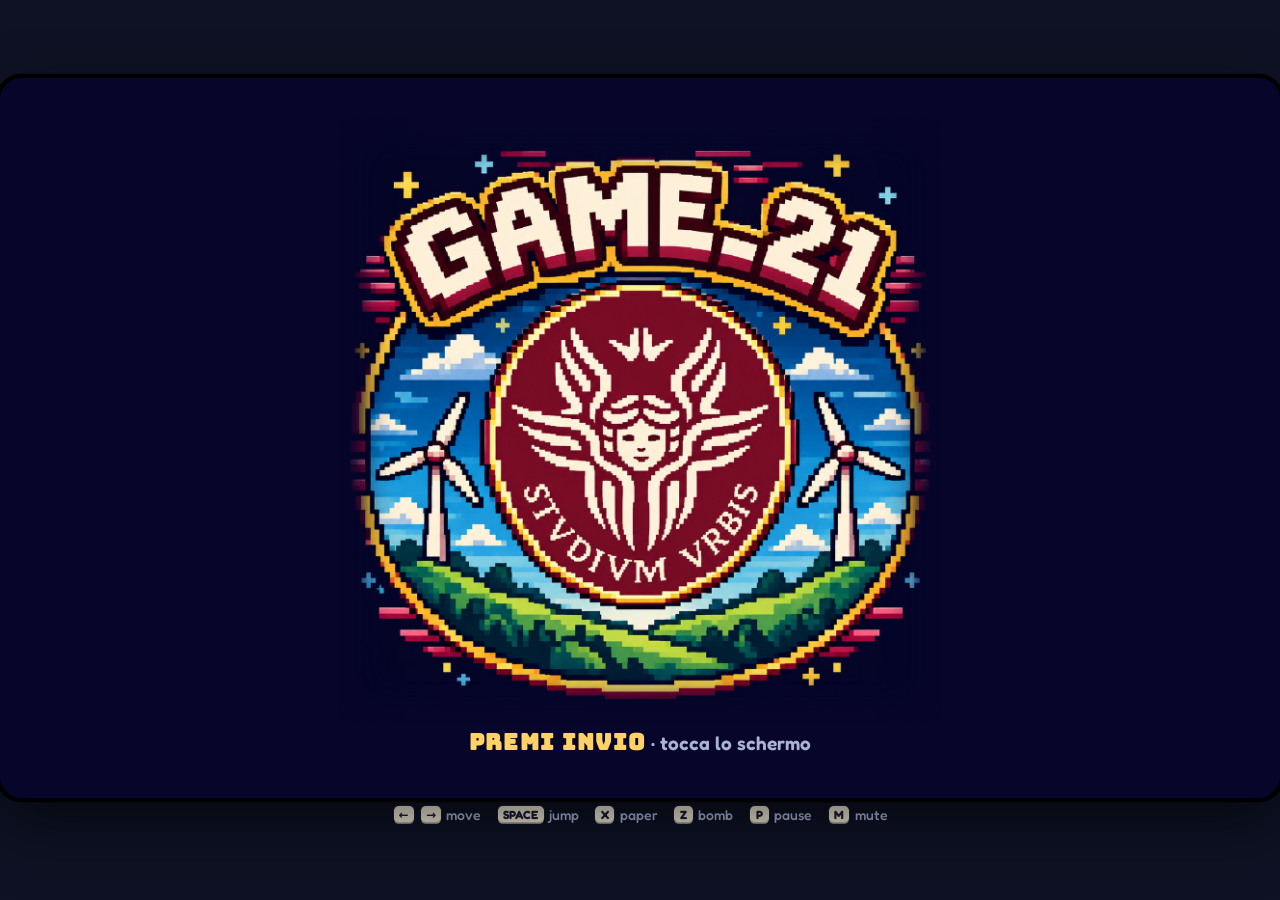
<file: index.html>
<!doctype html>
<html lang="en">
<head>
  <meta charset="utf-8">
  <meta name="viewport" content="width=device-width, initial-scale=1, maximum-scale=1, user-scalable=no, viewport-fit=cover">
  <title>GAME_21</title>
  <link rel="icon" href="logo.png" type="image/png">
  <link rel="preconnect" href="https://fonts.googleapis.com">
  <link rel="preconnect" href="https://fonts.gstatic.com" crossorigin>
  <link href="https://fonts.googleapis.com/css2?family=Bungee&family=Fredoka:wght@500;600;700&display=swap" rel="stylesheet">
  <link rel="stylesheet" href="style.css">
</head>
<body>
  <div id="app">
    <div id="stage">
      <canvas id="game"></canvas>

      <!-- ============ HUD ============ -->
      <div id="hud" class="hidden">
        <div class="hud-left">
          <div class="score-block">
            <div class="score"><span id="score">0</span><small>PTS</small></div>
            <div class="dist"><span id="dist">0</span> m</div>
            <div id="hearts" class="hearts"></div>
          </div>
          <div class="chips">
            <div class="chip" title="Money"><canvas id="icoCoin" width="48" height="48"></canvas><b id="money">0</b></div>
            <div class="chip" id="chipAmmo" title="Paper demonstrations (X)"><canvas id="icoPaper" width="48" height="48"></canvas><b id="ammo">0</b><kbd>X</kbd></div>
            <div class="chip" id="chipBomb" title='Bomb "Va tutto male" (Z)'><canvas id="icoBomb" width="48" height="48"></canvas><b id="bombs">0</b><kbd>Z</kbd></div>
          </div>
        </div>

        <div id="power" class="power hidden">
          <canvas id="powerIcon" width="64" height="64"></canvas>
          <div class="power-txt"><span id="powerLabel">VESPA</span><div class="bar"><i id="powerBar"></i></div></div>
        </div>

        <div class="hud-right">
          <button id="muteBtn" class="round" title="Mute (M)" aria-label="Mute">♪</button>
          <button id="pauseBtn" class="round" title="Pause (P)" aria-label="Pause">❚❚</button>
        </div>
      </div>

      <div id="banner" class="banner"></div>

      <!-- ============ Touch controls ============ -->
      <div id="touch" class="touch">
        <div class="pad pad-l">
          <button data-key="left" aria-label="Left">◀</button>
          <button data-key="right" aria-label="Right">▶</button>
          <button data-key="throw" class="small act" aria-label="Throw paper"><svg viewBox="0 0 32 32" aria-hidden="true"><path d="M8 3h12l6 6v20H8zM20 3v7h6M13 15h8M13 20h8M13 25h5"/></svg></button>
          <button data-key="bomb" class="small" aria-label="Bomb"><svg viewBox="0 0 32 32" aria-hidden="true"><path d="m20 10 3-3 3 3-3 3M24 7c0-4 4-5 5-3M27 2l2 2M28 7h3"/><circle cx="14" cy="20" r="10"/><path d="M8 19a6 6 0 0 1 5-5"/></svg></button>
        </div>
      </div>

      <!-- ============ Title screen (logo) ============ -->
      <div id="title" class="screen title-screen">
        <div class="logo-wrap">
          <img id="logo" class="logo" src="logo.png" alt="GAME_21" draggable="false">
          <div class="logo-fallback title"><span>GAME</span>_21</div>
        </div>
        <div class="press"><b>PREMI INVIO</b><span class="kb"> · </span><span>tocca lo schermo</span></div>
      </div>

      <!-- ============ Character select ============ -->
      <div id="menu" class="screen hidden">
        <div class="panel menu-panel">
          <div class="picker">
            <div class="title"><span>GAME</span>_21</div>
            <div class="pick-label">SCEGLI IL PERSONAGGIO</div>
            <div class="pick-row">
              <button id="prevChar" class="arrow" aria-label="Personaggio precedente">◀</button>
              <div class="portrait" id="portrait">
                <canvas id="portraitCv" width="360" height="360"></canvas>
                <div class="lock hidden" id="lockOverlay"><span class="lock-ico">🔒</span><b>NON SEI ANCORA DEGNO</b></div>
              </div>
              <button id="nextChar" class="arrow" aria-label="Personaggio successivo">▶</button>
            </div>
            <div class="char-name" id="charName">TULLIO</div>
            <div class="char-aka" id="charAka">aka Carlo · aka Maria · aka Capitano</div>
            <div class="dots" id="charDots"></div>
            <button id="playBtn" class="btn primary">▶ PLAY</button>
            <div class="best">Best <b id="bestMenu">0</b></div>
          </div>
          <div class="info">
            <div class="card">
              <h3>Controls</h3>
              <ul class="keys">
                <li><kbd>←</kbd><kbd>→</kbd> / <kbd>A</kbd><kbd>D</kbd><span>move · in the menu: change character</span></li>
                <li><kbd>SPACE</kbd><span>jump (twice!)</span></li>
                <li><kbd>X</kbd><span>throw a paper</span></li>
                <li><kbd>Z</kbd><span>bomb</span></li>
                <li><kbd>↓</kbd><span>drop through platform</span></li>
                <li><kbd>P</kbd> <kbd>M</kbd><span>pause · mute</span></li>
              </ul>
            </div>
            <div class="card">
              <h3>Survive</h3>
              <ul class="tips" id="tipsList"></ul>
            </div>
          </div>
          <div class="mobile-guide">
            <h3>Comandi touch</h3>
            <p><b>Muoviti</b><span>Usa le frecce a sinistra.</span></p>
            <p><b>Salta</b><span>Tocca un punto qualsiasi dello schermo. Tocca di nuovo in aria per il doppio salto.</span></p>
            <p><b>Difenditi</b><span>Lancia i fogli e usa la bomba con i tasti a sinistra.</span></p>
            <div class="mobile-tip" id="mobileTip">Raccogli monete e potenziamenti. Occhio a Francone e Figaro!</div>
          </div>
        </div>
      </div>

      <!-- ============ Pause ============ -->
      <div id="pause" class="screen hidden">
        <div class="panel small-panel">
          <div class="big">PAUSED</div>
          <button id="resumeBtn" class="btn primary">▶ RESUME</button>
          <button id="restartBtn1" class="btn">↻ RESTART</button>
          <button id="menuBtn1" class="btn">⌂ MENU</button>
          <div class="hint"><kbd>P</kbd> resume · <kbd>R</kbd> restart</div>
        </div>
      </div>

      <!-- ============ Game over ============ -->
      <div id="over" class="screen hidden">
        <div class="panel small-panel">
          <div class="big red">GAME OVER</div>
          <div class="quip" id="quip">Va tutto male.</div>
          <div id="newBest" class="newbest hidden">★ NEW BEST ★</div>
          <div id="unlockNote" class="newbest unlock hidden">🔓 SENSEI SBLOCCATO!</div>
          <div class="stats">
            <div><small>SCORE</small><b id="finalScore">0</b></div>
            <div><small>MONEY</small><b id="finalMoney">€0</b></div>
            <div><small>DISTANCE</small><b id="finalDist">0 m</b></div>
            <div><small>BEST</small><b id="finalBest">0</b></div>
          </div>
          <button id="restartBtn2" class="btn primary">↻ PLAY AGAIN</button>
          <button id="menuBtn2" class="btn">⌂ MENU</button>
          <div class="hint"><kbd>ENTER</kbd> restart</div>
        </div>
      </div>
    </div>

    <div id="rotate" class="rotate" role="status">
      <div class="rotate-mark">GAME<span>_21</span></div>
      <svg class="rotate-phone" viewBox="0 0 120 120" fill="none" aria-hidden="true"><rect x="38" y="22" width="44" height="76" rx="9"/><path d="M53 30h14M56 89h8M18 60a42 42 0 0 1 69-32m0-13v13H74M102 60a42 42 0 0 1-69 32m0 13V92h13"/></svg>
      <strong>Ruota e corri.</strong>
      <p>Gira lo smartphone in orizzontale<br>per giocare a tutto schermo.</p>
      <span class="rotate-note">Più spazio al gioco. Comandi a portata di pollice.</span>
    </div>
    <div id="controls" class="controls">
      <span><kbd>←</kbd><kbd>→</kbd> move</span>
      <span><kbd>SPACE</kbd> jump</span>
      <span><kbd>X</kbd> paper</span>
      <span><kbd>Z</kbd> bomb</span>
      <span><kbd>P</kbd> pause</span>
      <span><kbd>M</kbd> mute</span>
    </div>
  </div>

  <script src="js/config.js"></script>
  <script src="js/util.js"></script>
  <script src="js/input.js"></script>
  <script src="js/audio.js"></script>
  <script src="js/spawner.js"></script>
  <script src="js/world.js"></script>
  <script src="js/bot.js"></script>
  <script src="js/art.js"></script>
  <script src="js/art_sensei.js"></script>
  <script src="js/fx.js"></script>
  <script src="js/renderer.js"></script>
  <script src="js/main.js"></script>
</body>
</html>
</file>
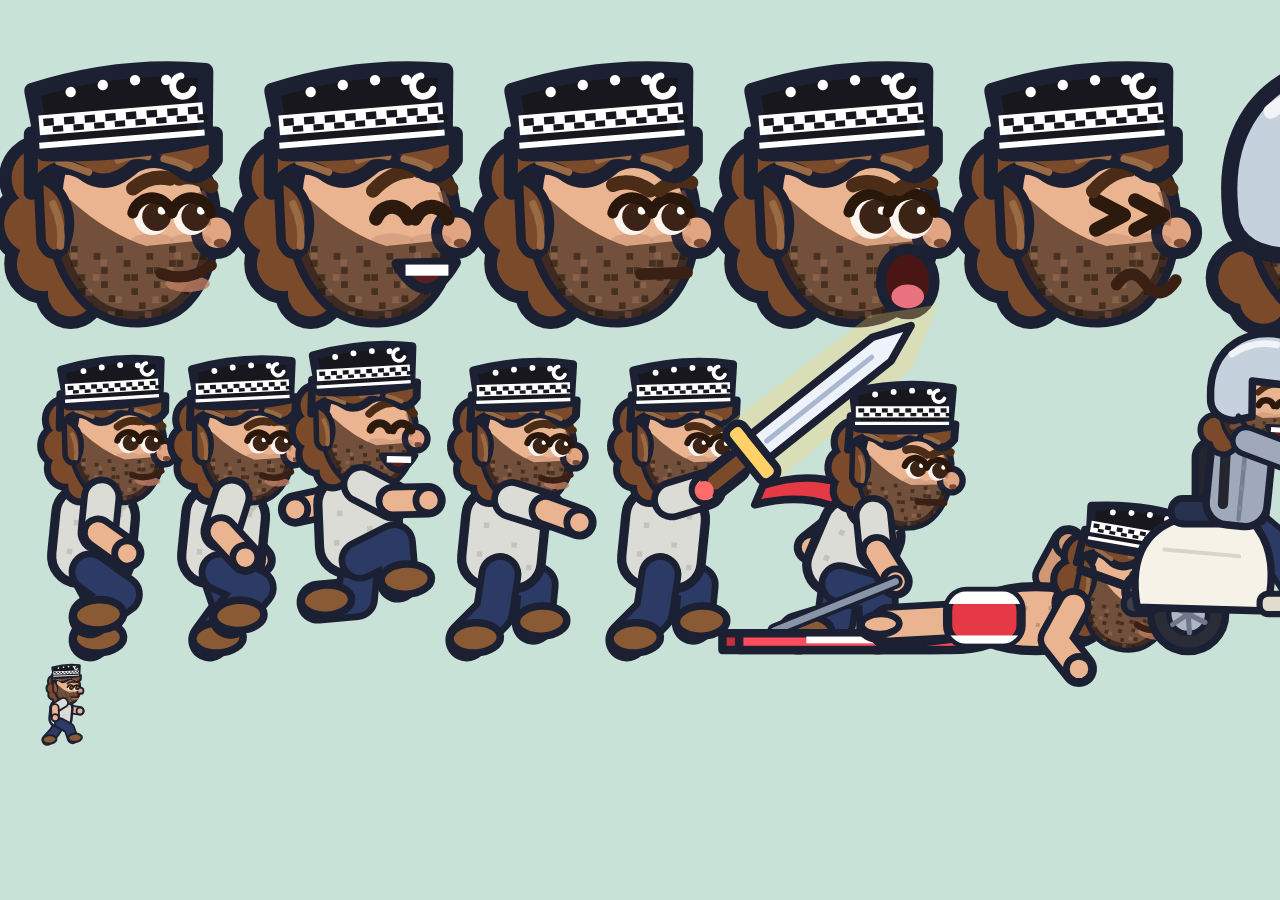
<file: dev/head.html>
<!doctype html>
<html><head><meta charset="utf-8"><title>head close-up</title>
<style>body{margin:0;background:#c9e2d8}canvas{display:block}</style></head>
<body><canvas id="c" width="1500" height="760"></canvas>
<script src="../js/config.js"></script><script src="../js/util.js"></script><script src="../js/art.js"></script>
<script>
const A = Q.Art, ctx = document.getElementById('c').getContext('2d');
ctx.fillStyle = '#c9e2d8'; ctx.fillRect(0, 0, 1500, 760);
function at(x, y, s, fn) { ctx.save(); ctx.translate(x, y); ctx.scale(s, s); fn(); ctx.restore(); }
// big close-ups of the head in each expression (compare with main_character.jpg)
['normal', 'happy', 'focus', 'shout', 'hurt'].forEach((e, i) => at(130 + i * 240, 215, 7.4, () => A.head(ctx, { expr: e })));
at(1330, 215, 7.4, () => A.head(ctx, { expr: 'happy', helmet: true }));
// the full body at game size ×4 (run / jump / throw) and 1.15 in-game scale ×1
[0, 0.5].forEach((t, i) => at(90 + i * 130, 640, 4.2, () => A.hero(ctx, { t, mode: 'run', air: false, vy: 0, expr: 'normal' })));
at(360, 640, 4.2, () => A.hero(ctx, { t: 0.3, mode: 'run', air: true, vy: -300, expr: 'happy' }));
at(500, 640, 4.2, () => A.hero(ctx, { t: 0.3, mode: 'run', air: false, vy: 0, expr: 'normal', throwP: 0.8 }));
at(660, 640, 4.2, () => A.hero(ctx, { t: 0.3, mode: 'sword', air: false, vy: 0, expr: 'focus' }));
at(840, 650, 4.2, () => A.hero(ctx, { t: 0.3, mode: 'skis', air: false, vy: 0, expr: 'focus' }));
at(1040, 690, 4.2, () => A.heroSwim(ctx, { t: 0.2, expr: 'normal' }));
at(1280, 650, 3.4, () => A.bike(ctx, { t: 0.2, expr: 'happy' }));
// real game scale (what the player actually sees)
at(60, 740, 1.15, () => A.hero(ctx, { t: 0.1, mode: 'run', air: false, vy: 0, expr: 'normal' }));
</script></body></html>
</file>
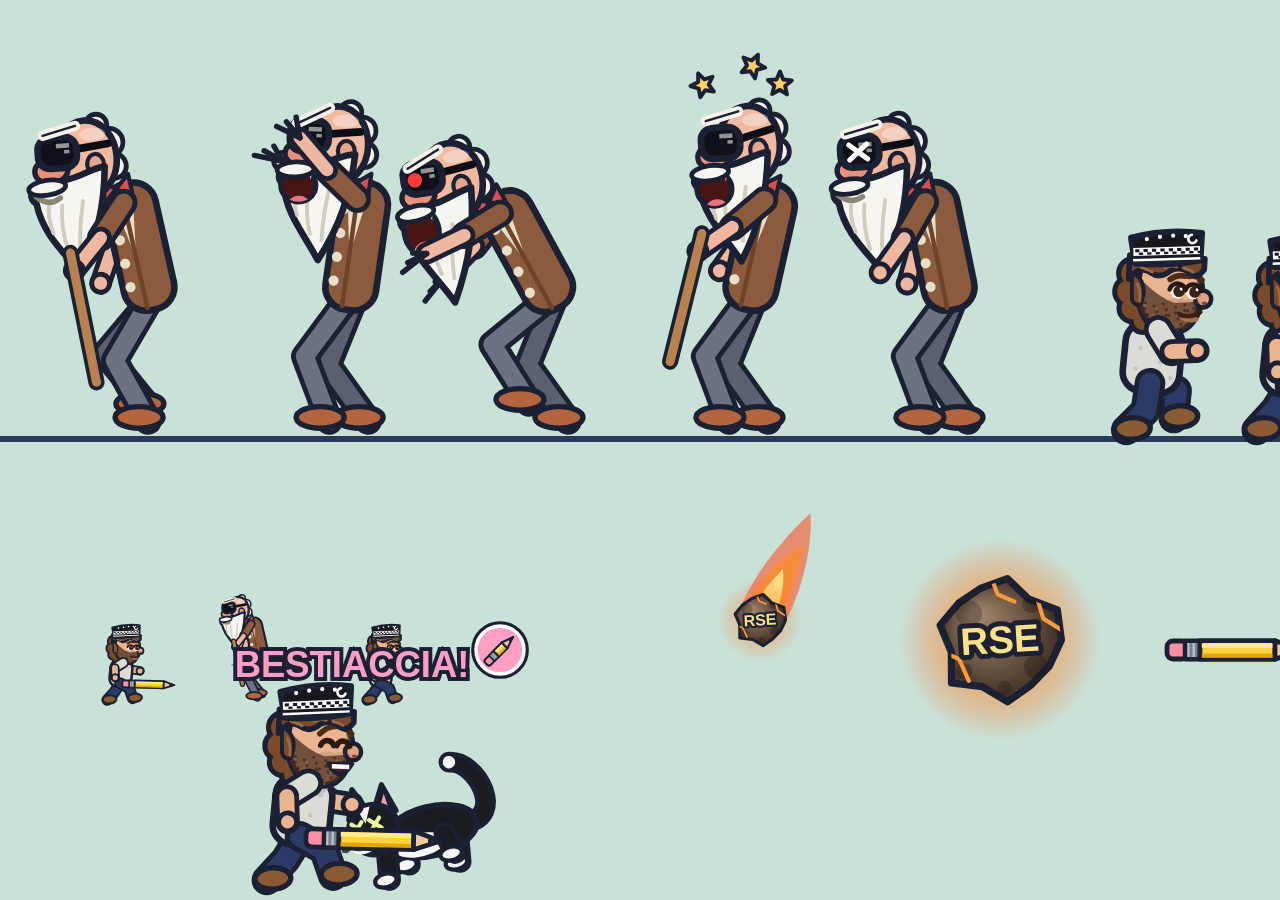
<file: dev/new.html>
<!doctype html>
<html><head><meta charset="utf-8"><title>Francone, matita, meteorite</title>
<style>body{margin:0;background:#c9e2d8}canvas{display:block}</style></head>
<body><canvas id="c" width="1500" height="900"></canvas>
<script src="../js/config.js"></script><script src="../js/util.js"></script><script src="../js/art.js"></script>
<script>
const A = Q.Art, ctx = document.getElementById('c').getContext('2d');
ctx.fillStyle = '#c9e2d8'; ctx.fillRect(0, 0, 1500, 900);
ctx.fillStyle = '#2b3a58'; ctx.fillRect(0, 436, 1500, 6);
function at(x, y, s, fn) { ctx.save(); ctx.translate(x, y); ctx.scale(s, s); fn(); ctx.restore(); }
// Francone in each state, big (facing left like in the game) + hero next to him for scale
['stalk', 'windup', 'lunge', 'stun', 'dead'].forEach((st, i) => at(150 + i * 200, 430, 3, () => { ctx.scale(-1, 1); A.oldman(ctx, { t: 0.4 + i * 0.7, state: st }); }));
at(1150, 430, 3, () => A.hero(ctx, { t: 0.3, mode: 'run', air: false, vy: 0, expr: 'normal' }));
// hero with the pencil (run, jump)
[0.1, 0.45].forEach((t, i) => at(1290 + i * 100, 430, 3, () => A.hero(ctx, { t, mode: 'run', air: i === 1, vy: -200, expr: 'happy', pencil: true })));
// real scale row: hero 1.15x (as in game) next to Francone 1x and the pencil badge
at(120, 700, 1.15, () => A.hero(ctx, { t: 0.1, mode: 'run', air: false, vy: 0, expr: 'normal', pencil: true }));
at(260, 700, 1, () => { ctx.scale(-1, 1); A.oldman(ctx, { t: 0.5, state: 'stalk' }); });
at(380, 700, 1.15, () => A.hero(ctx, { t: 0.1, mode: 'run', air: false, vy: 0, expr: 'normal' }));
at(500, 650, 1.3, () => A.powerBadge(ctx, 'pencil', 0.5));
// Figaro impaled on the pencil, exactly as the game composes it: hero at 1.15x, cat 'dead' pinned at (hero.x+50, hero.y-3) tilted -0.25
at(300, 880, 2.6, () => {
  const px = 0, py = 0;
  ctx.save(); ctx.translate(px + 50, py - 3); ctx.translate(0, -13); ctx.rotate(-0.25); ctx.translate(0, 13); ctx.scale(-1, 1); A.cat(ctx, { t: 0.3, state: 'dead' }); ctx.restore();
  ctx.save(); ctx.translate(px, py); ctx.scale(1.15, 1.15); A.hero(ctx, { t: 0.1, mode: 'run', air: false, vy: 0, expr: 'happy', pencil: true }); ctx.restore();
  ctx.font = '700 22px Bungee, Impact, sans-serif'; ctx.fillStyle = '#ff9ec4'; ctx.strokeStyle = '#1c2033'; ctx.lineWidth = 4; ctx.textAlign = 'center';
  ctx.font = '700 14px Bungee, Impact, sans-serif'; ctx.lineWidth = 3; ctx.strokeText('BESTIACCIA!', px + 20, py - 78); ctx.fillText('BESTIACCIA!', px + 20, py - 78);
});
// meteorite: tail along the travel direction (down-left), rock, and bigger rock
at(760, 620, 1, () => { ctx.rotate(Math.atan2(1, -0.5)); A.meteorTrail(ctx, 0.3); ctx.rotate(-Math.atan2(1, -0.5)); A.meteor(ctx, 0.3); });
at(1000, 640, 2.4, () => A.meteor(ctx, 0.1));
at(1170, 650, 3, () => A.pencil(ctx, 44, 0));
</script></body></html>
</file>
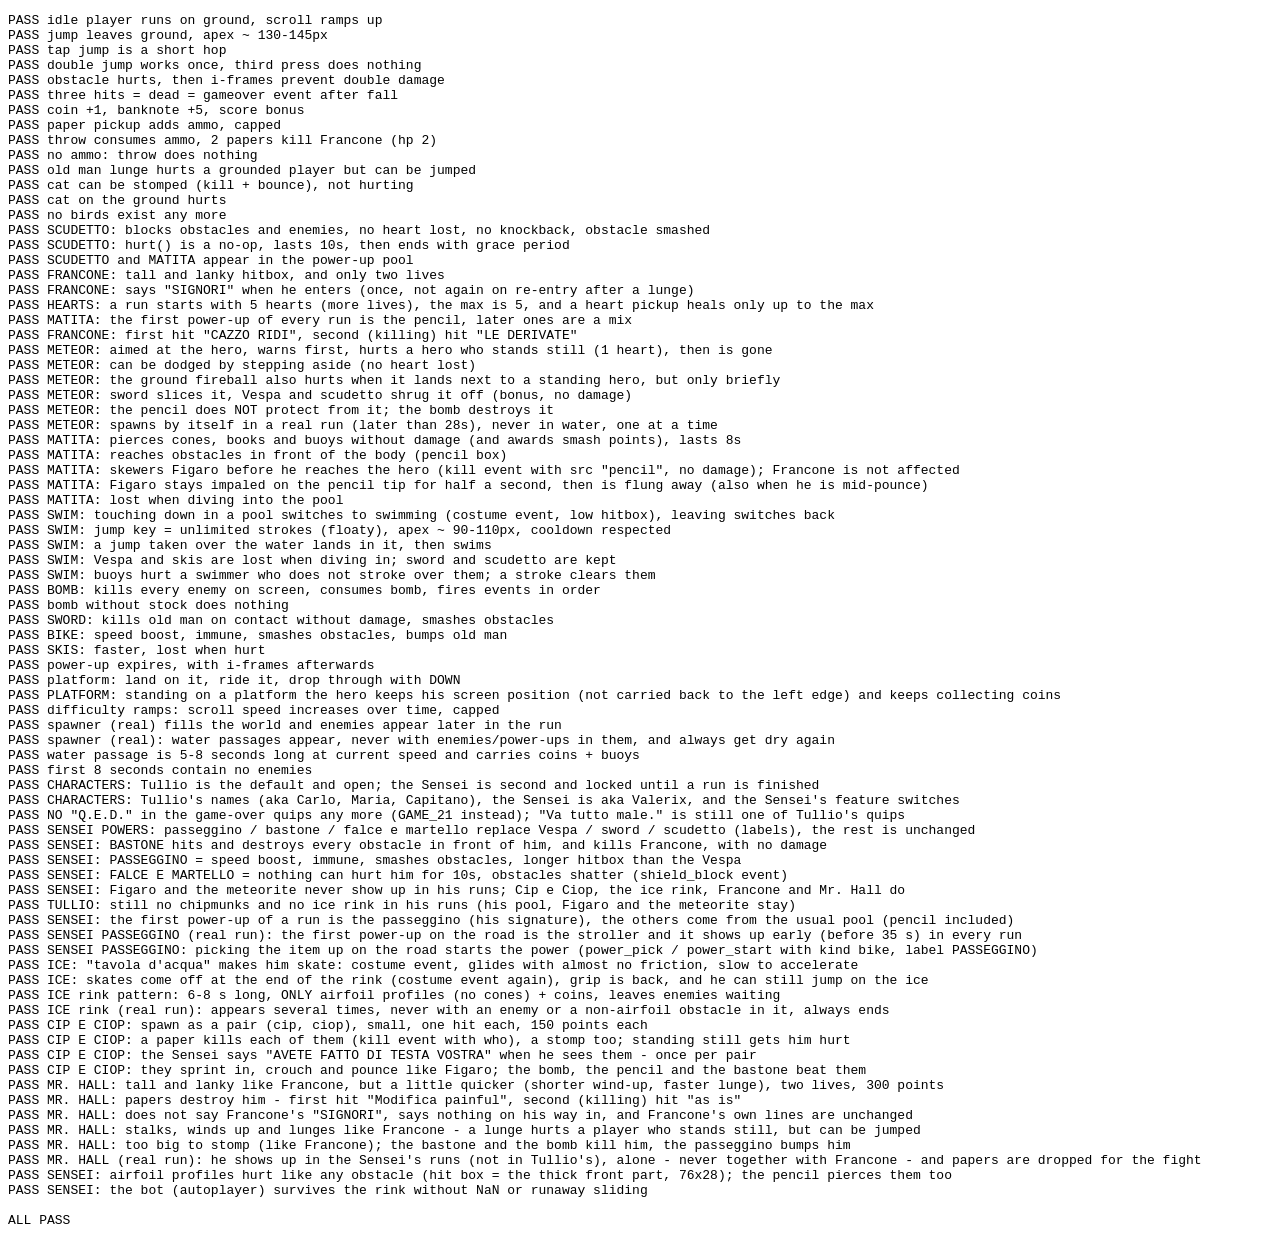
<file: dev/rules.html>
<!doctype html>
<html><head><meta charset="utf-8"><title>rules</title></head>
<body><pre id="out">running…</pre>
<script src="../js/config.js"></script><script src="../js/util.js"></script>
<script src="../js/spawner.js"></script><script src="../js/world.js"></script><script src="../js/bot.js"></script>
<script>
const C = Q.C, GY = C.GROUND, H = C.MAX_HEARTS;   // H = hearts at the start of a run
const NO = { left:false,right:false,down:false,jumpHeld:false,jumpPressed:false,throwPressed:false,bombPressed:false };
const res = [];
function test(name, fn) { try { const r = fn(); res.push((r === true ? 'PASS ' : 'FAIL ') + name + (r === true ? '' : ' -> ' + r)); } catch (e) { res.push('ERR  ' + name + ' -> ' + e.message); } }
function fresh() { const w = new Q.World(); w.spawner.update = () => {}; return w; }       // no random spawns
function run(w, secs, inp) { for (let i = 0; i < secs * 60; i++) { w.update(1/60, typeof inp === 'function' ? inp(i) : (inp || NO)); } }
const P = (o) => Object.assign({}, NO, o);

test('idle player runs on ground, scroll ramps up', () => { const w = fresh(); run(w, 5); return w.player.onGround && w.scroll > C.BASE_SPEED || 'scroll=' + w.scroll; });
test('jump leaves ground, apex ~ 130-145px', () => {
  const w = fresh(); let min = GY;
  run(w, 1.2, (i) => { min = Math.min(min, w.player.y); return P({ jumpPressed: i === 0, jumpHeld: true }); });
  const h = GY - min; return (h > 120 && h < 150) || 'apex=' + h.toFixed(1);
});
test('tap jump is a short hop', () => {
  const w = fresh(); let min = GY;
  run(w, 1, (i) => { min = Math.min(min, w.player.y); return P({ jumpPressed: i === 0, jumpHeld: i < 3 }); });
  const h = GY - min; return (h > 20 && h < 90) || 'hop=' + h.toFixed(1);
});
test('double jump works once, third press does nothing', () => {
  const w = fresh(); let jumps = 0, dj = 0;
  run(w, 1.4, (i) => { for (const e of w.events) { if (e.type === 'jump') jumps++; if (e.type === 'djump') dj++; } w.events.length = 0; return P({ jumpPressed: i === 0 || i === 20 || i === 30, jumpHeld: true }); });
  return (jumps === 1 && dj === 1) || `jumps=${jumps} djumps=${dj}`;
});
test('obstacle hurts, then i-frames prevent double damage', () => {
  const w = fresh(); w.obstacles.push({ kind: 'cone', x: w.player.x - 13, y: GY, w: 26, h: 32 });
  run(w, 0.3); const h1 = w.hearts; w.obstacles.push({ kind: 'cone', x: w.player.x - 13, y: GY, w: 26, h: 32 }); run(w, 0.1);
  return (h1 === H - 1 && w.hearts === H - 1) || `h1=${h1} h2=${w.hearts}`;
});
test('three hits = dead = gameover event after fall', () => {
  const w = fresh(); let over = false;
  for (let k = 0; k < H; k++) { w.player.invuln = 0; w.player.y = GY; w.player.vy = 0; w.player.hurtT = 0; w.obstacles.length = 0; w.obstacles.push({ kind: 'cone', x: w.player.x - 13, y: GY, w: 26, h: 32 }); run(w, 0.2); }
  run(w, 2); over = w.over && w.hearts === 0 && w.player.dead; return over || `over=${w.over} hearts=${w.hearts}`;
});
test('coin +1, banknote +5, score bonus', () => {
  const w = fresh(); w.coins.push({ kind: 'coin', x: w.player.x, y: GY - 30, r: 11, value: 1 }, { kind: 'note', x: w.player.x, y: GY - 30, r: 14, value: 5 });
  run(w, 0.1); return (w.money === 6 && w.bonus >= 70) || `money=${w.money} bonus=${w.bonus}`;
});
test('paper pickup adds ammo, capped', () => {
  const w = fresh(); w.ammo = C.MAX_AMMO; w.items.push({ kind: 'paper', x: w.player.x, y: GY - 30, r: 15, ph: 0 }); run(w, 0.1);
  const a = w.ammo; w.ammo = 2; w.items.push({ kind: 'paper', x: w.player.x, y: GY - 30, r: 15, ph: 0 }); run(w, 0.1);
  return (a === C.MAX_AMMO && w.ammo === 3) || `cap=${a} then=${w.ammo}`;
});
test('throw consumes ammo, 2 papers kill Francone (hp 2)', () => {
  const w = fresh(); w.ammo = 6; const e = w.spawnOldMan(); e.x = 700; e.state = 'stalk'; e.anchor = 700; e.next = 999;
  let thrown = 0; run(w, 4, (i) => P({ throwPressed: i % 15 === 0 }));
  return (e.dead && w.ammo <= 2 && w.kills === 1) || `dead=${e.dead} ammo=${w.ammo} hp=${e.hp}`;
});
test('no ammo: throw does nothing', () => {
  const w = fresh(); w.ammo = 0; run(w, 0.2, (i) => P({ throwPressed: true })); return w.shots.length === 0 || 'shots=' + w.shots.length;
});
test('old man lunge hurts a grounded player but can be jumped', () => {
  const w = fresh(); const e = w.spawnOldMan(); e.x = 640; e.state = 'windup'; e.st = 0.7; e.anchor = 640;
  run(w, 2.5, (i) => P({ jumpPressed: i === 36, jumpHeld: i < 90 })); const jumped = w.hearts;
  const w2 = fresh(); const e2 = w2.spawnOldMan(); e2.x = 640; e2.state = 'windup'; e2.st = 0.7; e2.anchor = 640; run(w2, 2.5);
  return (jumped === H && w2.hearts === H - 1) || `jumped=${jumped} stood=${w2.hearts}`;
});
test('cat can be stomped (kill + bounce), not hurting', () => {
  const w = fresh(); const c = w.spawnCat(); c.x = w.player.x + 0; c.y = GY; c.state = 'run';
  w.player.y = GY - 34; w.player.vy = 300; w.player.onGround = false; w.player.prevY = GY - 38; run(w, 0.05);
  return (c.dead && w.hearts === H && w.player.vy < 0) || `dead=${c.dead} hearts=${w.hearts} vy=${w.player.vy}`;
});
test('cat on the ground hurts', () => {
  const w = fresh(); const c = w.spawnCat(); c.x = w.player.x; run(w, 0.1); return w.hearts === H - 1 || 'hearts=' + w.hearts;
});
test('no birds exist any more', () => !('spawnPigeon' in Q.World.prototype) || 'spawnPigeon still present');
test('SCUDETTO: blocks obstacles and enemies, no heart lost, no knockback, obstacle smashed', () => {
  const w = fresh(); w.startPower('shield');
  w.obstacles.push({ kind: 'cone', x: w.player.x - 13, y: GY, w: 26, h: 32 });
  const c = w.spawnCat(); c.x = w.player.x + 5; const o = w.spawnOldMan(); o.x = w.player.x; o.state = 'lunge'; o.lungeSpeed = 10;
  const ev = []; run(w, 0.5, () => { w.events.forEach((e) => ev.push(e.type)); w.events.length = 0; return NO; });
  return (w.hearts === H && w.obstacles.length === 0 && w.player.onGround && ev.includes('shield_block')) || `hearts=${w.hearts} obs=${w.obstacles.length} ev=${[...new Set(ev)]}`;
});
test('SCUDETTO: hurt() is a no-op, lasts 10s, then ends with grace period', () => {
  const w = fresh(); w.startPower('shield'); w.hurt(0); const h = w.hearts; run(w, 9.5); const still = w.power.type === 'shield'; run(w, 0.7);
  return (h === H && still && w.power.type === null && w.player.invuln > 0.2) || `h=${h} still=${still} power=${w.power.type}`;
});
test('SCUDETTO and MATITA appear in the power-up pool', () => {
  const w = fresh(); const seen = new Set(); const sp = w.spawner;
  const pat = sp.patterns.find((p) => p.name === 'powerUp'); w.t = 30;
  for (let i = 0; i < 300; i++) { w.items.length = 0; sp.cool.power = 0; pat.run(1000, w, sp); w.items.forEach((it) => seen.add(it.kind)); }
  return (seen.has('shield') && seen.has('bike') && seen.has('sword') && seen.has('skis') && seen.has('pencil')) || [...seen].join();
});
test('FRANCONE: tall and lanky hitbox, and only two lives', () => {
  const w = fresh(); const e = w.spawnOldMan(); return (e.h >= 90 && e.w <= 40 && e.h > w.player.h * 1.4 && e.hp === 2 && e.maxHp === 2) || `w=${e.w} h=${e.h} hp=${e.hp}`;
});
test('FRANCONE: says "SIGNORI" when he enters (once, not again on re-entry after a lunge)', () => {
  const w = fresh(); const e = w.spawnOldMan(); const said = [];
  run(w, 2.5, () => { w.events.forEach((ev) => { if (ev.type === 'speech') said.push(ev.text); }); w.events.length = 0; return NO; });
  const first = said.join('|');
  e.x = -100; e.state = 'lunge'; run(w, 3, () => { w.events.forEach((ev) => { if (ev.type === 'speech') said.push(ev.text); }); w.events.length = 0; return NO; }); // leaves left, re-enters from the right
  return (first === 'SIGNORI' && said.join('|') === 'SIGNORI') || `first=${first} all=${said.join('|')}`;
});
test('HEARTS: a run starts with 5 hearts (more lives), the max is 5, and a heart pickup heals only up to the max', () => {
  const w = fresh(); const start = w.hearts; w.hearts = 3; w.items.push({ kind: 'heart', x: w.player.x, y: GY - 30, r: 20, ph: 0 }); run(w, 0.1);
  const healed = w.hearts; w.items.push({ kind: 'heart', x: w.player.x, y: GY - 30, r: 20, ph: 0 }); w.hearts = C.MAX_HEARTS; const b0 = w.bonus; run(w, 0.1);
  return (start === 5 && C.MAX_HEARTS === 5 && healed === 4 && w.hearts === 5 && w.bonus >= b0 + C.SCORE.heart) || `start=${start} healed=${healed} full=${w.hearts}`;
});
test('MATITA: the first power-up of every run is the pencil, later ones are a mix', () => {
  const w = fresh(); const sp = w.spawner; const pat = sp.patterns.find((p) => p.name === 'powerUp'); w.t = 30;
  pat.run(1000, w, sp); const first = w.items.map((i) => i.kind)[0];
  const w2 = fresh(); const firsts = []; for (let i = 0; i < 20; i++) { const x = fresh(); x.t = 30; const s = x.spawner; s.patterns.find((p) => p.name === 'powerUp').run(1000, x, s); firsts.push(x.items[0].kind); }
  return (first === 'pencil' && firsts.every((k) => k === 'pencil')) || `first=${first} firsts=${firsts}`;
});
test('FRANCONE: first hit "CAZZO RIDI", second (killing) hit "LE DERIVATE"', () => {
  const w = fresh(); w.ammo = 8; const e = w.spawnOldMan(); e.x = 700; e.state = 'stalk'; e.anchor = 700; e.next = 999;
  const said = []; run(w, 3, (i) => { w.events.forEach((ev) => { if (ev.type === 'speech') said.push(ev.text); }); w.events.length = 0; return P({ throwPressed: i % 15 === 0 }); });
  return (e.dead && said.join('|') === 'CAZZO RIDI|LE DERIVATE') || `dead=${e.dead} said=${said.join('|')}`;
});
test('METEOR: aimed at the hero, warns first, hurts a hero who stands still (1 heart), then is gone', () => {
  const w = fresh(); const ev = []; const m = w.spawnMeteor(w.player.x);
  run(w, 2.2, () => { w.events.forEach((e) => ev.push(e.type)); w.events.length = 0; return NO; });
  return (w.hearts === H - 1 && ev[0] === 'meteor_warn' && ev.includes('meteor_impact') && ev.includes('hurt') && w.meteors.length === 0 && Math.abs(m.tx - 170) < 1) || `hearts=${w.hearts} ev=${[...new Set(ev)]} left=${w.meteors.length}`;
});
test('METEOR: can be dodged by stepping aside (no heart lost)', () => {
  const w = fresh(); w.spawnMeteor(w.player.x); let dir = 1;
  run(w, 2.2, (i) => P({ right: i < 40 })); // runs right for 0.67s, ~200px away from the target
  return (w.hearts === H && w.meteors.length === 0) || `hearts=${w.hearts} meteors=${w.meteors.length} x=${w.player.x.toFixed(0)}`;
});
test('METEOR: the ground fireball also hurts when it lands next to a standing hero, but only briefly', () => {
  const w = fresh(); w.spawnMeteor(w.player.x + 70); run(w, 2.2); const near = w.hearts;       // 70px away: rock misses, blast (r48 + half-width 15) misses too
  const v = fresh(); v.spawnMeteor(v.player.x + 50); run(v, 2.2);                              // 50px away: inside the fireball
  return (near === H && v.hearts === H - 1) || `70px=${near} 50px=${v.hearts}`;
});
test('METEOR: sword slices it, Vespa and scudetto shrug it off (bonus, no damage)', () => {
  const out = ['sword', 'bike', 'shield'].map((k) => { const w = fresh(); w.startPower(k); w.spawnMeteor(w.player.x); const ev = []; run(w, 2.2, () => { w.events.forEach((e) => ev.push(e.type)); w.events.length = 0; return NO; }); return w.hearts === H && w.bonus >= C.SCORE.meteor && ev.includes('meteor_smash'); });
  return out.every(Boolean) || out.join();
});
test('METEOR: the pencil does NOT protect from it; the bomb destroys it', () => {
  const w = fresh(); w.startPower('pencil'); w.spawnMeteor(w.player.x); run(w, 2.2);
  const v = fresh(); v.spawnMeteor(v.player.x); v.bombs = 1; run(v, 0.5, (i) => P({ bombPressed: i === 0 })); run(v, 2);
  return (w.hearts === H - 1 && v.hearts === H && v.meteors.length === 0) || `pencil hearts=${w.hearts} bomb hearts=${v.hearts}`;
});
test('METEOR: spawns by itself in a real run (later than 28s), never in water, one at a time', () => {
  const w = new Q.World(); let seen = 0, first = 0, bad = '', last = 0; w.hearts = 99;
  for (let i = 0; i < 60 * 240; i++) {
    w.update(1/60, NO); w.hearts = 99; w.player.invuln = 5;
    w.events.forEach((e) => { if (e.type === 'meteor_warn') { seen++; if (!first) first = w.t; if (w.water.length) bad = 'in water'; } }); w.events.length = 0;
    if (w.meteors.length > 1) bad = 'two at once';
  }
  return (seen >= 3 && first > 28 && !bad) || `seen=${seen} first=${first.toFixed(1)} bad=${bad}`;
});
test('MATITA: pierces cones, books and buoys without damage (and awards smash points), lasts 8s', () => {
  const w = fresh(); w.startPower('pencil');
  ['cone', 'books', 'buoy'].forEach((k, i) => w.obstacles.push({ kind: k, x: w.player.x + 40 + i * 80, y: GY, w: 30, h: 36 }));
  const ev = []; run(w, 1.5, () => { w.events.forEach((e) => ev.push(e.type + (e.src ? ':' + e.src : ''))); w.events.length = 0; return NO; });
  const done = w.hearts === H && w.obstacles.length === 0 && ev.filter((e) => e === 'smash:pencil').length === 3 && w.bonus >= 3 * C.SCORE.smash;
  run(w, 7); return (done && w.power.type === null) || `hearts=${w.hearts} obs=${w.obstacles.length} ev=${ev} power=${w.power.type}`;
});
test('MATITA: reaches obstacles in front of the body (pencil box)', () => {
  const w = fresh(); w.startPower('pencil'); w.obstacles.push({ kind: 'cone', x: w.player.x + 40, y: GY, w: 26, h: 32 });
  w.update(1/60, NO); return (w.obstacles.every((o) => o.gone) && w.hearts === H) || 'cone not smashed 40px ahead';
});
test('MATITA: skewers Figaro before he reaches the hero (kill event with src "pencil", no damage); Francone is not affected', () => {
  const w = fresh(); w.startPower('pencil'); const c = w.spawnCat(); c.x = w.player.x + 70; c.state = 'run'; c.run = 100;
  const ev = []; run(w, 0.5, () => { w.events.forEach((e) => ev.push(e.type + (e.src ? ':' + e.src : ''))); w.events.length = 0; return NO; });
  const v = fresh(); v.startPower('pencil'); const o = v.spawnOldMan(); o.x = v.player.x + 10; o.state = 'lunge'; o.lungeSpeed = 10; run(v, 0.3);
  return (c.dead && w.hearts === H && ev.includes('kill:pencil') && !o.dead && v.hearts === H - 1) || `catDead=${c.dead} hearts=${w.hearts} ev=${ev} oldDead=${o.dead} oldHearts=${v.hearts}`;
});
test('MATITA: Figaro stays impaled on the pencil tip for half a second, then is flung away (also when he is mid-pounce)', () => {
  const run1 = (state) => {
    const w = fresh(); w.startPower('pencil'); const c = w.spawnCat(); c.x = w.player.x + 70; c.state = state; c.run = 100;
    if (state === 'leap') { c.y = GY - 30; c.vy = 0; c.vx = -500; }
    run(w, 0.25); const dead = c.dead, stuck = Math.abs(c.x - (w.player.x + 50)) < 2; const t0 = c.deadT;
    run(w, 0.5); return dead && stuck && !c.skewer && c.vx > 0 && w.hearts === H;
  };
  const r = [run1('run'), run1('leap')]; return r.every(Boolean) || r.join();
});
test('MATITA: lost when diving into the pool', () => {
  const w = fresh(); w.startPower('pencil'); w.water.push({ x: 0, w: 900 }); run(w, 0.3); return (w.power.type === null && w.player.swim) || `power=${w.power.type}`;
});
test('SWIM: touching down in a pool switches to swimming (costume event, low hitbox), leaving switches back', () => {
  const w = fresh(); w.water.push({ x: 100, w: 600 }); const ev = [];
  run(w, 0.3, () => { w.events.forEach((e) => ev.push(e.type + (e.swim === undefined ? '' : ':' + e.swim))); w.events.length = 0; return NO; });
  const inWater = w.player.swim && w.player.w === 44 && w.player.h === 26;
  w.water[0].x = -2000; run(w, 0.2, () => { w.events.forEach((e) => ev.push(e.type + (e.swim === undefined ? '' : ':' + e.swim))); w.events.length = 0; return NO; });
  const out = !w.player.swim && w.player.h === 62;
  return (inWater && out && ev.includes('splash') && ev.includes('costume:true') && ev.includes('costume:false')) || `inWater=${inWater} out=${out} ev=${ev}`;
});
test('SWIM: jump key = unlimited strokes (floaty), apex ~ 90-110px, cooldown respected', () => {
  const w = fresh(); w.water.push({ x: 0, w: 5000 }); run(w, 0.2); let min = GY;
  run(w, 2, (i) => { min = Math.min(min, w.player.y); return P({ jumpPressed: i === 0, jumpHeld: true }); });
  const h = GY - min;
  const v = fresh(); v.water.push({ x: 0, w: 5000 }); run(v, 0.2); let n = 0, top = GY;
  run(v, 2, (i) => { top = Math.min(top, v.player.y); v.events.forEach((e) => { if (e.type === 'stroke') n++; }); v.events.length = 0; return P({ jumpPressed: i % 4 === 0, jumpHeld: true }); });
  return (w.player.swim && h > 85 && h < 115 && n >= 6 && GY - top > h + 40) || `swim=${w.player.swim} single apex=${h.toFixed(0)} spam strokes=${n} spam apex=${(GY - top).toFixed(0)}`;
});
test('SWIM: a jump taken over the water lands in it, then swims', () => {
  const w = fresh(); w.water.push({ x: 150, w: 900 }); w.player.x = 100; w.player.vx = 0;
  run(w, 0.05); run(w, 1.2, (i) => P({ jumpPressed: i === 0, jumpHeld: true, right: true }));
  return w.player.swim || 'not swimming; x=' + w.player.x.toFixed(0);
});
test('SWIM: Vespa and skis are lost when diving in; sword and scudetto are kept', () => {
  const a = fresh(); a.startPower('bike'); a.water.push({ x: 0, w: 900 }); run(a, 0.3);
  const b = fresh(); b.startPower('skis'); b.water.push({ x: 0, w: 900 }); run(b, 0.3);
  const c = fresh(); c.startPower('sword'); c.water.push({ x: 0, w: 900 }); run(c, 0.3);
  const d = fresh(); d.startPower('shield'); d.water.push({ x: 0, w: 900 }); run(d, 0.3);
  return (a.power.type === null && b.power.type === null && c.power.type === 'sword' && d.power.type === 'shield' && a.player.swim) || `${a.power.type},${b.power.type},${c.power.type},${d.power.type}`;
});
test('SWIM: buoys hurt a swimmer who does not stroke over them; a stroke clears them', () => {
  const w = fresh(); w.water.push({ x: 0, w: 5000 }); run(w, 0.3);
  w.obstacles.push({ kind: 'buoy', x: w.player.x + 150, y: GY, w: 28, h: 30 }); run(w, 1.2); const hit = w.hearts;
  const v = fresh(); v.water.push({ x: 0, w: 5000 }); run(v, 0.3);
  v.obstacles.push({ kind: 'buoy', x: v.player.x + 150, y: GY, w: 28, h: 30 });
  run(v, 1.2, (i) => P({ jumpPressed: i === 8, jumpHeld: true }));
  return (hit === H - 1 && v.hearts === H) || `idle=${hit} stroked=${v.hearts}`;
});
test('BOMB: kills every enemy on screen, consumes bomb, fires events in order', () => {
  const w = fresh(); w.spawnOldMan(); w.spawnCat(); w.spawnCat(); w.enemies.forEach((e) => (e.x = 600)); w.bombs = 1;
  const order = []; run(w, 0.6, (i) => { w.events.forEach((e) => { if (e.type.startsWith('bomb')) order.push(e.type); }); w.events.length = 0; return P({ bombPressed: i === 0 }); });
  const alive = w.enemies.filter((e) => !e.dead).length;
  return (alive === 0 && w.bombs === 0 && order.join() === 'bomb_arm,bomb_blast' && w.bombFx > 0) || `alive=${alive} bombs=${w.bombs} ev=${order}`;
});
test('bomb without stock does nothing', () => {
  const w = fresh(); w.bombs = 0; run(w, 0.5, () => P({ bombPressed: true })); return (w.bombFuse <= 0 && w.bombFx <= 0) || 'fired';
});
test('SWORD: kills old man on contact without damage, smashes obstacles', () => {
  const w = fresh(); w.startPower('sword'); const e = w.spawnOldMan(); e.x = w.player.x + 60; e.state = 'lunge'; e.lungeSpeed = 10;
  w.obstacles.push({ kind: 'books', x: w.player.x + 50, y: GY, w: 38, h: 42 }); run(w, 0.3);
  return (e.dead && w.hearts === H && w.obstacles.length === 0) || `dead=${e.dead} hearts=${w.hearts} obs=${w.obstacles.length}`;
});
test('BIKE: speed boost, immune, smashes obstacles, bumps old man', () => {
  const w = fresh(); w.startPower('bike'); run(w, 2);
  const fast = w.speedMul > 1.55; w.obstacles.push({ kind: 'cone', x: w.player.x, y: GY, w: 26, h: 32 });
  const e = w.spawnOldMan(); e.x = w.player.x + 20; e.state = 'lunge'; e.lungeSpeed = 10; run(w, 0.3);
  return (fast && w.hearts === H && w.obstacles.length === 0 && e.hp < 4) || `speedMul=${w.speedMul.toFixed(2)} hearts=${w.hearts} obs=${w.obstacles.length} hp=${e.hp}`;
});
test('SKIS: faster, lost when hurt', () => {
  const w = fresh(); w.startPower('skis'); run(w, 2); const fast = w.speedMul > 1.3;
  w.obstacles.push({ kind: 'cone', x: w.player.x, y: GY, w: 26, h: 32 }); run(w, 0.2);
  return (fast && w.power.type === null && w.hearts === H - 1) || `fast=${fast} power=${w.power.type} hearts=${w.hearts}`;
});
test('power-up expires, with i-frames afterwards', () => {
  const w = fresh(); w.startPower('sword'); run(w, 7.2); return (w.power.type === null && w.player.invuln > 0.5) || `power=${w.power.type} inv=${w.player.invuln}`;
});
test('platform: land on it, ride it, drop through with DOWN', () => {
  const w = fresh(); w.platforms.push({ x: w.player.x - 80, y: GY - 100, w: 400 }); w.player.y = GY - 140; w.player.vy = 100; w.player.onGround = false; w.player.prevY = GY - 141;
  run(w, 0.3); const on = Math.abs(w.player.y - (GY - 100)) < 1 && w.player.onGround;
  run(w, 0.05, () => P({ down: true })); run(w, 0.4, () => P({ down: true })); const through = w.player.y > GY - 100 + 20;
  return (on && through) || `on=${on} through=${through} y=${w.player.y}`;
});
test('PLATFORM: standing on a platform the hero keeps his screen position (not carried back to the left edge) and keeps collecting coins', () => {
  const w = fresh(); const x0 = w.player.x; w.platforms.push({ x: x0 - 100, y: GY - 100, w: 5000 }); w.player.y = GY - 100; w.player.vy = 0; w.player.prevY = GY - 100; w.player.onGround = true;
  for (let i = 0; i < 5; i++) w.coins.push({ kind: 'coin', x: x0 + 150 + i * 60, y: GY - 130, r: 11, value: 1 });
  run(w, 1.5); const moved = Math.abs(w.player.x - x0);
  return (w.player.onGround && w.player.plat && moved < 1 && w.money >= 4) || 'x=' + w.player.x.toFixed(1) + ' (start ' + x0 + ') onGround=' + w.player.onGround + ' money=' + w.money;
});

test('difficulty ramps: scroll speed increases over time, capped', () => {
  const w = fresh(); run(w, 1); const s0 = w.scroll; run(w, 120); const s1 = w.scroll; return (s1 > s0 * 1.6 && s1 <= C.MAX_SPEED + 1) || `s0=${s0} s1=${s1}`;
});
test('spawner (real) fills the world and enemies appear later in the run', () => {
  const w = new Q.World(); const seen = new Set(); w.hearts = 99;
  for (let i = 0; i < 60 * 240; i++) { w.update(1/60, NO); w.hearts = 99; w.player.invuln = 5; w.events.length = 0; w.enemies.forEach((e) => seen.add(e.kind)); }
  return (seen.has('cat') && seen.has('oldman') && seen.size === 2) || [...seen].join();
});
test('spawner (real): water passages appear, never with enemies/power-ups in them, and always get dry again', () => {
  const w = new Q.World(); let zones = 0, last = 0, bad = '', maxLen = 0, inside = 0;
  for (let i = 0; i < 60 * 240; i++) {
    w.update(1/60, NO); w.hearts = 99; w.player.invuln = 5; w.events.length = 0;
    if (w.water.length > last) { zones++; if (w.power.type === 'bike' || w.power.type === 'skis') bad = 'powered at spawn'; }
    last = w.water.length;
    for (const z of w.water) { for (const e of w.enemies) if (!e.dead && e.x > z.x - 60 && e.x < z.x + z.w + 60) bad = 'enemy in water at t=' + w.t.toFixed(0); maxLen = Math.max(maxLen, z.w); }
    if (w.player.swim) inside++;
  }
  return (zones >= 2 && !bad && inside > 60 * 6) || `zones=${zones} swimFrames=${inside} bad=${bad}`;
});
test('water passage is 5-8 seconds long at current speed and carries coins + buoys', () => {
  const w = fresh(); w.t = 40; w.scroll = 400; const sp = w.spawner; const pat = sp.patterns.find((p) => p.name === 'water');
  pat.run(1000, w, sp); const z = w.water[0]; const secs = z.w / 400;
  return (secs > 5 && secs < 8 && w.obstacles.some((o) => o.kind === 'buoy') && w.coins.length > 8) || `secs=${secs} buoys=${w.obstacles.length} coins=${w.coins.length}`;
});
test('first 8 seconds contain no enemies', () => {
  const w = new Q.World(); let bad = 0; for (let i = 0; i < 60 * 8; i++) { w.update(1/60, NO); w.hearts = 99; if (w.enemies.length) bad++; } return bad === 0 || 'enemies early=' + bad;
});

// =====================================================================  SENSEI (second character)
const freshS = () => { const w = new Q.World('sensei'); w.spawner.update = () => {}; return w; };
const evs = (w, store) => () => { w.events.forEach((e) => store.push(e.type + (e.src ? ':' + e.src : '') + (e.skate !== undefined ? ':skate=' + e.skate : ''))); w.events.length = 0; return NO; };

test('CHARACTERS: Tullio is the default and open; the Sensei is second and locked until a run is finished', () => {
  return (Q.CHAR_ORDER.join() === 'tullio,sensei' && !Q.CHARS.tullio.locked && Q.CHARS.sensei.locked && new Q.World().charId === 'tullio' && new Q.World('nope').charId === 'tullio' && new Q.World('sensei').charId === 'sensei') || 'order/default';
});
test('CHARACTERS: Tullio\'s names (aka Carlo, Maria, Capitano), the Sensei is aka Valerix, and the Sensei\'s feature switches', () => {
  const t = Q.CHARS.tullio, s = Q.CHARS.sensei;
  return (['Carlo', 'Maria', 'Capitano'].every((n) => t.aka.includes(n)) && s.aka.includes('Valerix') && t.feat.cat && t.feat.meteor && t.feat.pool && !t.feat.ice && !t.feat.chips
    && !s.feat.cat && !s.feat.meteor && !s.feat.pool && s.feat.ice && s.feat.chips) || JSON.stringify([t.feat, s.feat]);
});
test('NO "Q.E.D." in the game-over quips any more (GAME_21 instead); "Va tutto male." is still one of Tullio\'s quips', () => {
  const all = Q.CHAR_ORDER.flatMap((id) => Q.CHARS[id].quips);
  return (all.every((q) => !/Q\.?E\.?D/i.test(q)) && all.some((q) => q.startsWith('GAME_21')) && Q.CHARS.tullio.quips.includes('Va tutto male.')) || all.join('|');
});
test('SENSEI POWERS: passeggino / bastone / falce e martello replace Vespa / sword / scudetto (labels), the rest is unchanged', () => {
  const I = (c, k) => Q.powerInfo(c, k).label;
  return (I('sensei', 'bike') === 'PASSEGGINO' && I('sensei', 'sword') === 'BASTONE' && I('sensei', 'shield') === 'FALCE E MARTELLO' && I('sensei', 'skis') === 'SKIS' && I('sensei', 'pencil') === 'MATITA'
    && I('tullio', 'bike') === 'VESPA' && I('tullio', 'sword') === 'SWORD' && I('tullio', 'shield') === 'SCUDETTO') || ['bike', 'sword', 'shield'].map((k) => I('sensei', k) + '/' + I('tullio', k)).join();
});
test('SENSEI: BASTONE hits and destroys every obstacle in front of him, and kills Francone, with no damage', () => {
  const w = freshS(); w.startPower('sword');
  ['cone', 'books', 'wing'].forEach((k, i) => w.obstacles.push({ kind: k, x: w.player.x + 30 + i * 25, y: GY, w: 30, h: 36 }));
  const e = w.spawnOldMan(); e.x = w.player.x + 60; e.state = 'lunge'; e.lungeSpeed = 10; run(w, 0.4);
  return (w.obstacles.length === 0 && e.dead && w.hearts === H) || `obs=${w.obstacles.length} dead=${e.dead} hearts=${w.hearts}`;
});
test('SENSEI: PASSEGGINO = speed boost, immune, smashes obstacles, longer hitbox than the Vespa', () => {
  const w = freshS(); w.startPower('bike'); run(w, 2); const fast = w.speedMul > 1.55; w.obstacles.push({ kind: 'cone', x: w.player.x, y: GY, w: 26, h: 32 });
  const o = w.spawnOldMan(); o.x = w.player.x + 20; o.state = 'lunge'; o.lungeSpeed = 10; run(w, 0.3);
  return (fast && w.hearts === H && w.obstacles.length === 0 && w.player.w === 100 && fresh().player.w === 30) || `speed=${w.speedMul.toFixed(2)} hearts=${w.hearts} w=${w.player.w}`;
});
test('SENSEI: FALCE E MARTELLO = nothing can hurt him for 10s, obstacles shatter (shield_block event)', () => {
  const w = freshS(); w.startPower('shield'); w.obstacles.push({ kind: 'cone', x: w.player.x - 13, y: GY, w: 26, h: 32 });
  const c = w.spawnChip('cip'); c.x = w.player.x + 5; const ev = []; run(w, 0.5, evs(w, ev)); w.hurt(0);
  return (w.hearts === H && w.obstacles.length === 0 && ev.includes('shield_block') && w.power.dur === 10) || `hearts=${w.hearts} ev=${[...new Set(ev)]}`;
});
test('SENSEI: Figaro and the meteorite never show up in his runs; Cip e Ciop, the ice rink, Francone and Mr. Hall do', () => {
  const w = new Q.World('sensei'); const kinds = new Set(); let meteors = 0, water = 0, ice = 0, cat = 0; w.hearts = 99;
  for (let i = 0; i < 60 * 300; i++) {
    w.update(1/60, Q.Bot.decide(w)); w.hearts = 99; w.player.invuln = 5;
    w.events.forEach((e) => { if (e.type === 'meteor_warn') meteors++; }); w.events.length = 0;
    w.enemies.forEach((e) => { kinds.add(e.kind); if (e.kind === 'cat') cat++; }); if (w.water.length) water++; if (w.ice.length) ice++;
  }
  return (meteors === 0 && cat === 0 && water === 0 && ice > 60 * 6 && kinds.has('chip') && kinds.has('oldman') && kinds.has('hall') && kinds.size === 3) || `meteors=${meteors} cat=${cat} water=${water} iceFrames=${ice} kinds=${[...kinds]}`;
});
test('TULLIO: still no chipmunks and no ice rink in his runs (his pool, Figaro and the meteorite stay)', () => {
  const w = new Q.World(); let ice = 0, chip = 0, water = 0; w.hearts = 99;
  for (let i = 0; i < 60 * 240; i++) { w.update(1/60, Q.Bot.decide(w)); w.hearts = 99; w.player.invuln = 5; w.events.length = 0; if (w.ice.length) ice++; if (w.water.length) water++; if (w.enemies.some((e) => e.kind === 'chip')) chip++; }
  return (ice === 0 && chip === 0 && water > 0) || `ice=${ice} chip=${chip} water=${water}`;
});
test('SENSEI: the first power-up of a run is the passeggino (his signature), the others come from the usual pool (pencil included)', () => {
  const seen = new Set(); const firsts = [];
  for (let i = 0; i < 40; i++) { const w = freshS(); w.t = 30; const sp = w.spawner; const pat = sp.patterns.find((p) => p.name === 'powerUp'); pat.run(1000, w, sp); firsts.push(w.items[0].kind); for (let j = 0; j < 20; j++) { w.items.length = 0; pat.run(1000, w, sp); w.items.forEach((it) => seen.add(it.kind)); } }
  return (firsts.every((k) => k === 'bike') && ['bike', 'skis', 'sword', 'shield', 'pencil'].every((k) => seen.has(k))) || `firsts=${[...new Set(firsts)]} seen=${[...seen]}`;
});
test('SENSEI PASSEGGINO (real run): the first power-up on the road is the stroller and it shows up early (before 35 s) in every run', () => {
  const firsts = [], times = [];
  for (let r = 0; r < 10; r++) {
    const w = new Q.World('sensei'); w.hearts = 99; let done = false;
    for (let i = 0; i < 60 * 60 && !done; i++) { w.update(1/60, Q.Bot.decide(w)); w.hearts = 99; w.player.invuln = 5; w.events.length = 0; const it = w.items.find((x) => !['paper', 'bomb', 'heart'].includes(x.kind)); if (it) { firsts.push(it.kind); times.push(w.t); done = true; } }
  }
  return (firsts.length === 10 && firsts.every((k) => k === 'bike') && Math.max(...times) < 35) || `firsts=${firsts} latest=${Math.max(...times).toFixed(0)}s`;
});
test('SENSEI PASSEGGINO: picking the item up on the road starts the power (power_pick / power_start with kind bike, label PASSEGGINO)', () => {
  const w = freshS(); w.items.push({ kind: 'bike', x: w.player.x, y: GY - 30, r: 20, ph: 0 }); const ev = [];
  run(w, 0.2, () => { w.events.forEach((e) => ev.push(e.type + (e.kind ? ':' + e.kind : ''))); w.events.length = 0; return NO; });
  return (w.power.type === 'bike' && ev.includes('power_pick:bike') && ev.includes('power_start:bike') && Q.powerInfo(w.charId, 'bike').label === 'PASSEGGINO' && w.power.dur === 9) || `power=${w.power.type} ev=${ev}`;
});
test('ICE: "tavola d\'acqua" makes him skate: costume event, glides with almost no friction, slow to accelerate', () => {
  const w = freshS(); w.ice.push({ x: 0, w: 6000 }); const ev = []; run(w, 0.3, evs(w, ev)); const skating = w.player.skate;
  w.player.vx = 200; run(w, 0.5); const glide = w.player.vx;                     // on tarmac this would be 0 after 0.06s
  const v = freshS(); v.ice.push({ x: 0, w: 6000 }); run(v, 0.3); run(v, 0.2, () => P({ right: true })); const slow = v.player.vx;   // tarmac: 300 after 0.09s
  const n = freshS(); n.player.vx = 200; run(n, 0.5);
  return (skating && ev.includes('costume:skate=true') && glide > 150 && slow < 180 && n.player.vx === 0) || `skate=${skating} ev=${[...new Set(ev)]} glide=${glide.toFixed(0)} slow=${slow.toFixed(0)} tarmac=${n.player.vx}`;
});
test('ICE: skates come off at the end of the rink (costume event again), grip is back, and he can still jump on the ice', () => {
  const w = freshS(); w.ice.push({ x: 100, w: 600 }); run(w, 0.3); const on = w.player.skate;
  run(w, 1.4, (i) => P({ jumpPressed: i === 0, jumpHeld: i < 20 })); const jumped = w.player.onGround; // landed again, still skating
  const apex = freshS(); apex.ice.push({ x: 0, w: 6000 }); run(apex, 0.3); let min = GY; run(apex, 1.2, (i) => { min = Math.min(min, apex.player.y); return P({ jumpPressed: i === 0, jumpHeld: true }); });
  w.ice[0].x = -3000; const ev = []; run(w, 0.3, evs(w, ev)); w.player.vx = 200; run(w, 0.3);
  return (on && jumped && GY - min > 120 && !w.player.skate && ev.includes('costume:skate=false') && w.player.vx === 0) || `on=${on} apex=${(GY - min).toFixed(0)} off=${!w.player.skate} ev=${[...new Set(ev)]} vx=${w.player.vx}`;
});
test('ICE rink pattern: 6-8 s long, ONLY airfoil profiles (no cones) + coins, leaves enemies waiting', () => {
  const w = freshS(); w.t = 40; w.scroll = 400; const sp = w.spawner; const pat = sp.patterns.find((p) => p.name === 'rink');
  pat.run(1000, w, sp); const z = w.ice[0]; const secs = z.w / 400;
  return (secs >= 5.9 && secs <= 8.1 && w.obstacles.length >= 1 && w.obstacles.every((o) => o.kind === 'wing') && w.coins.length > 8 && sp.cool.enemy > secs && sp.cool.zone > 30) || `secs=${secs} wings=${w.obstacles.filter((o) => o.kind === 'wing').length} coins=${w.coins.length}`;
});
test('ICE rink (real run): appears several times, never with an enemy or a non-airfoil obstacle in it, always ends', () => {
  const w = new Q.World('sensei'); let zones = 0, last = 0, bad = '', skating = 0; w.hearts = 99;
  for (let i = 0; i < 60 * 240; i++) {
    w.update(1/60, Q.Bot.decide(w)); w.hearts = 99; w.player.invuln = 5; w.events.length = 0;
    if (w.ice.length > last) zones++; last = w.ice.length;
    for (const z of w.ice) for (const e of w.enemies) if (!e.dead && e.x > z.x - 60 && e.x < z.x + z.w + 60) bad = 'enemy on the ice at t=' + w.t.toFixed(0);
    if (w.player.skate) skating++;
    for (const z of w.ice) for (const o of w.obstacles) if (o.x + o.w > z.x && o.x < z.x + z.w && o.kind !== 'wing') bad = 'a ' + o.kind + ' on the rink at t=' + w.t.toFixed(0);
  }
  return (zones >= 3 && !bad && skating > 60 * 10 && w.ice.length <= 1) || `zones=${zones} skateFrames=${skating} bad=${bad}`;
});
test('CIP E CIOP: spawn as a pair (cip, ciop), small, one hit each, 150 points each', () => {
  const w = freshS(); const [a, b] = w.spawnChips();
  return (a.kind === 'chip' && b.kind === 'chip' && a.who === 'cip' && b.who === 'ciop' && a.hp === 1 && b.hp === 1 && a.h < 30 && b.x > a.x && C.SCORE.chip === 150) || `${a.who}/${b.who} hp=${a.hp}/${b.hp}`;
});
test('CIP E CIOP: a paper kills each of them (kill event with who), a stomp too; standing still gets him hurt', () => {
  const w = freshS(); w.ammo = 4; const a = w.spawnChip('cip'); a.x = 600; a.run = 0; const ev = [];
  run(w, 1.2, (i) => { w.events.forEach((e) => { if (e.type === 'kill') ev.push(e.kind + ':' + e.who); }); w.events.length = 0; return P({ throwPressed: i % 12 === 0 }); });
  const s = freshS(); const c = s.spawnChip('ciop'); c.x = s.player.x; c.y = GY; c.state = 'run'; s.player.y = GY - 34; s.player.vy = 300; s.player.onGround = false; s.player.prevY = GY - 38; run(s, 0.05);
  const h = freshS(); const d = h.spawnChip('cip'); d.x = h.player.x; run(h, 0.1);
  return (a.dead && ev[0] === 'chip:cip' && c.dead && s.hearts === H && h.hearts === H - 1) || `ev=${ev} stomp=${c.dead} hearts=${s.hearts}/${h.hearts}`;
});
test('CIP E CIOP: the Sensei says "AVETE FATTO DI TESTA VOSTRA" when he sees them - once per pair', () => {
  const w = freshS(); const said = []; w.spawnChips();
  run(w, 3, () => { w.events.forEach((e) => { if (e.type === 'speech') said.push(e.who + ':' + e.text); }); w.events.length = 0; return NO; });
  return (said.length === 1 && said[0] === 'sensei:AVETE FATTO DI TESTA VOSTRA') || `said=${said.join('|')}`;
});
test('CIP E CIOP: they sprint in, crouch and pounce like Figaro; the bomb, the pencil and the bastone beat them', () => {
  const w = freshS(); const a = w.spawnChip('cip'); const states = new Set(); run(w, 2.5, () => { states.add(a.state); return NO; });
  const b = freshS(); b.spawnChips(); b.enemies.forEach((e) => (e.x = 600)); b.bombs = 1; run(b, 0.6, (i) => P({ bombPressed: i === 0 }));
  const p = freshS(); p.startPower('pencil'); const c = p.spawnChip('ciop'); c.x = p.player.x + 70; c.run = 100; const ev = []; run(p, 0.5, evs(p, ev));
  const s = freshS(); s.startPower('sword'); const d = s.spawnChip('cip'); d.x = s.player.x + 60; d.run = 100; run(s, 0.4);
  return (states.has('run') && states.has('crouch') && states.has('leap') && b.enemies.every((e) => e.dead) && c.dead && p.hearts === H && ev.includes('kill:pencil') && d.dead && s.hearts === H)
    || `states=${[...states]} bomb=${b.enemies.map((e) => e.dead)} pencil=${c.dead} ev=${ev} staff=${d.dead}`;
});
// ---- Mr. Hall: the Sensei's villain, a younger Francone
const sayHall = (w, secs, inp) => { const said = []; run(w, secs, (i) => { w.events.forEach((ev) => { if (ev.type === 'speech') said.push(ev.who + ':' + ev.text); }); w.events.length = 0; return inp ? inp(i) : NO; }); return said; };
test('MR. HALL: tall and lanky like Francone, but a little quicker (shorter wind-up, faster lunge), two lives, 300 points', () => {
  const w = freshS(); const h = w.spawnHall(), f = w.spawnOldMan();
  return (h.kind === 'hall' && h.h >= 85 && h.h > w.player.h * 1.3 && h.hp === 2 && h.maxHp === 2 && h.windup < f.windup && h.lungeSpeed > f.lungeSpeed && C.SCORE.hall === 300) || `h=${h.h} hp=${h.hp} windup=${h.windup}/${f.windup} lunge=${h.lungeSpeed}/${f.lungeSpeed}`;
});
test('MR. HALL: papers destroy him - first hit "Modifica painful", second (killing) hit "as is"', () => {
  const w = freshS(); w.ammo = 8; const e = w.spawnHall(); e.x = 700; e.state = 'stalk'; e.anchor = 700; e.next = 999;
  const said = sayHall(w, 3, (i) => P({ throwPressed: i % 15 === 0 }));
  return (e.dead && w.kills === 1 && w.bonus >= 300 && said.join('|') === 'hall:Modifica painful|hall:as is') || `dead=${e.dead} said=${said.join('|')} ammo=${w.ammo}`;
});
test('MR. HALL: does not say Francone\'s "SIGNORI", says nothing on his way in, and Francone\'s own lines are unchanged', () => {
  const w = freshS(); w.spawnHall(); const said = sayHall(w, 2.5);
  const v = fresh(); v.ammo = 8; const o = v.spawnOldMan(); o.x = 700; o.state = 'stalk'; o.anchor = 700; o.next = 999; const sv = sayHall(v, 3, (i) => P({ throwPressed: i % 15 === 0 }));
  return (said.length === 0 && sv.join('|') === 'oldman:CAZZO RIDI|oldman:LE DERIVATE') || `hall=${said} francone=${sv}`;
});
test('MR. HALL: stalks, winds up and lunges like Francone - a lunge hurts a player who stands still, but can be jumped', () => {
  const w = freshS(); const e = w.spawnHall(); e.x = 640; e.state = 'windup'; e.st = 0.5; e.anchor = 640; const states = new Set();
  run(w, 2.5, (i) => { states.add(e.state); return P({ jumpPressed: i === 38, jumpHeld: i < 90 }); }); const jumped = w.hearts;
  const v = freshS(); const e2 = v.spawnHall(); e2.x = 640; e2.state = 'windup'; e2.st = 0.5; e2.anchor = 640; run(v, 2.5);
  return (states.has('lunge') && jumped === H && v.hearts === H - 1) || `states=${[...states]} jumped=${jumped} stood=${v.hearts}`;
});
test('MR. HALL: too big to stomp (like Francone); the bastone and the bomb kill him, the passeggino bumps him', () => {
  const a = freshS(); const e = a.spawnHall(); e.x = a.player.x; e.state = 'stalk'; e.anchor = a.player.x; e.next = 999; a.player.y = GY - 70; a.player.vy = 300; a.player.onGround = false; a.player.prevY = GY - 100; run(a, 0.05);
  const b = freshS(); b.startPower('sword'); const f = b.spawnHall(); f.x = b.player.x + 60; f.state = 'lunge'; f.lungeSpeed = 10; run(b, 0.4);
  const c = freshS(); c.spawnHall(); c.enemies.forEach((x) => (x.x = 600)); c.bombs = 1; run(c, 0.6, (i) => P({ bombPressed: i === 0 }));
  const d = freshS(); d.startPower('bike'); const g = d.spawnHall(); g.x = d.player.x + 20; g.state = 'lunge'; g.lungeSpeed = 10; run(d, 0.3);
  return (!e.dead && f.dead && b.hearts === H && c.enemies.every((x) => x.dead) && g.hp < 2 && d.hearts === H) || `stomp-dead=${e.dead} sword=${f.dead} bomb=${c.enemies.map((x) => x.dead)} stroller hp=${g.hp}`;
});
test('MR. HALL (real run): he shows up in the Sensei\'s runs (not in Tullio\'s), alone - never together with Francone - and papers are dropped for the fight', () => {
  let halls = 0, tog = false, papers = 0;
  for (let r = 0; r < 4; r++) {
    const w = new Q.World('sensei'); let prev = false; w.hearts = 99;
    for (let i = 0; i < 60 * 240; i++) {
      w.update(1/60, Q.Bot.decide(w)); w.hearts = 99; w.player.invuln = 5; w.events.length = 0;
      const h = w.enemies.some((e) => e.kind === 'hall' && !e.dead), o = w.enemies.some((e) => e.kind === 'oldman' && !e.dead);
      if (h && !prev) halls++; prev = h; if (h && o) tog = true;
    }
  }
  const t = new Q.World(); let tHall = 0; t.hearts = 99;
  for (let i = 0; i < 60 * 240; i++) { t.update(1/60, Q.Bot.decide(t)); t.hearts = 99; t.player.invuln = 5; t.events.length = 0; if (t.enemies.some((e) => e.kind === 'hall')) tHall++; }
  return (halls >= 4 && !tog && tHall === 0) || `halls=${halls} together=${tog} inTullio=${tHall}`;
});
test('SENSEI: airfoil profiles hurt like any obstacle (hit box = the thick front part, 76x28); the pencil pierces them too', () => {
  const w = freshS(); w.obstacles.push({ kind: 'wing', x: w.player.x - 38, y: GY, w: 76, h: 28 }); run(w, 0.2);
  const v = freshS(); v.startPower('pencil'); v.obstacles.push({ kind: 'wing', x: v.player.x + 30, y: GY, w: 76, h: 28 }); run(v, 0.3);
  return (w.hearts === H - 1 && v.hearts === H && v.obstacles.length === 0) || `plain=${w.hearts} pencil=${v.hearts}/${v.obstacles.length}`;
});
test('SENSEI: the bot (autoplayer) survives the rink without NaN or runaway sliding', () => {
  const w = freshS(); w.ice.push({ x: 0, w: 4000 }); let maxX = 0, minX = 999, bad = false;
  for (let i = 0; i < 60 * 8; i++) { w.update(1/60, Q.Bot.decide(w)); w.events.length = 0; const x = w.player.x; if (!isFinite(x)) bad = true; if (i > 60 * 3) { maxX = Math.max(maxX, x); minX = Math.min(minX, x); } }
  return (!bad && maxX < 330 && minX > 60) || `x range after 3s: ${minX.toFixed(0)}..${maxX.toFixed(0)}`;
});

document.getElementById('out').textContent = res.join('\n') + '\n\n' + (res.every((r) => r.startsWith('PASS')) ? 'ALL PASS' : 'SOME FAILED');
</script></body></html>
</file>
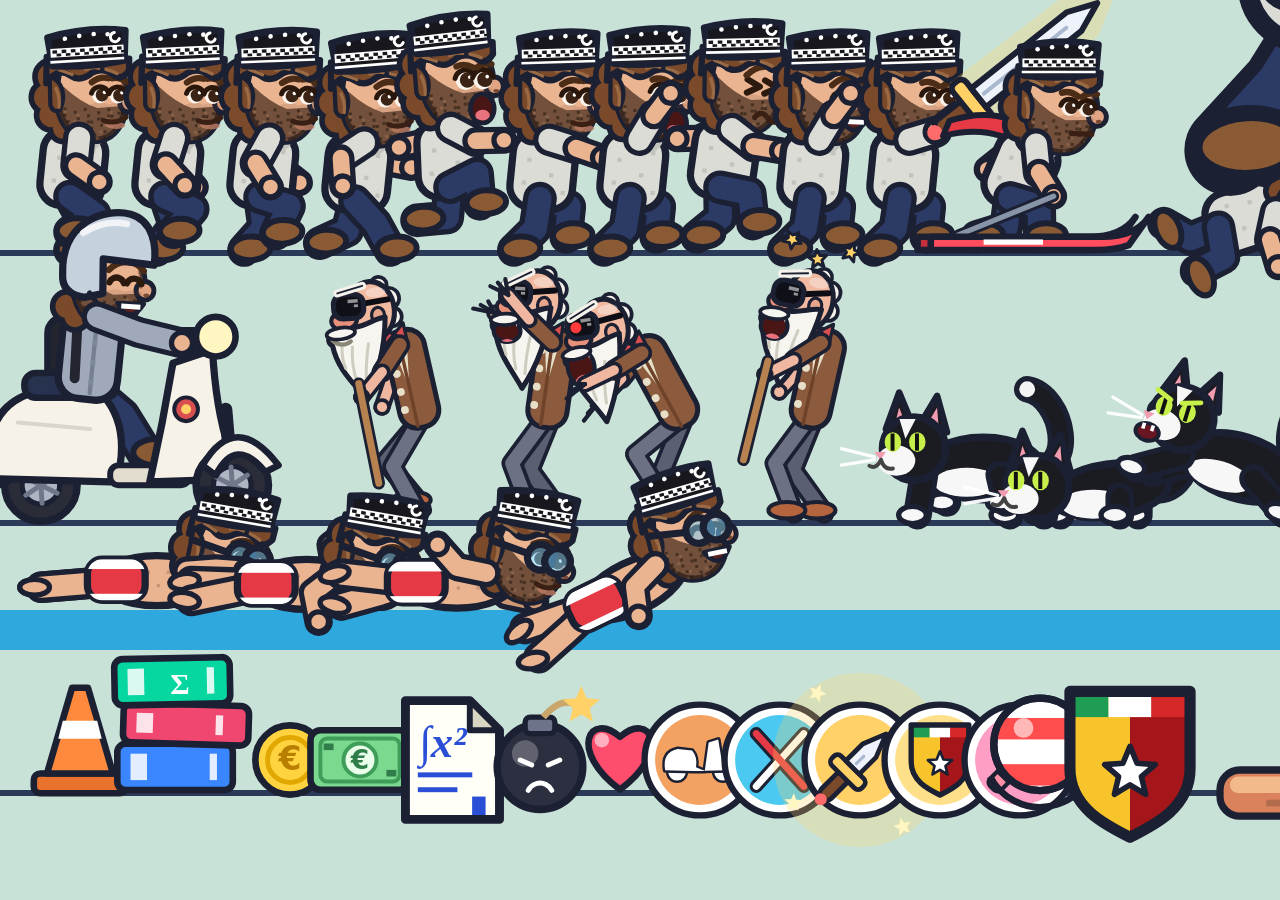
<file: dev/sheet.html>
<!doctype html>
<html><head><meta charset="utf-8"><title>sprite sheet</title>
<style>body{margin:0;background:#b9d6cc}canvas{display:block}</style></head>
<body><canvas id="c" width="1500" height="900"></canvas>
<script src="../js/config.js"></script><script src="../js/util.js"></script><script src="../js/art.js"></script>
<script>
const A = Q.Art, ctx = document.getElementById('c').getContext('2d');
ctx.fillStyle = '#c9e2d8'; ctx.fillRect(0,0,1500,900);
ctx.fillStyle = '#2b3a58'; [250,520,790].forEach(y => ctx.fillRect(0,y,1500,6));
function at(x,y,s,fn){ ctx.save(); ctx.translate(x,y); ctx.scale(s,s); fn(); ctx.restore(); }
const S = 3.3;
// row 1: hero on foot — run frames, jump, throw, bomb pose, hurt, happy
[0,0.5,1.0,1.6].forEach((p,i)=> at(70+i*95,250,S,()=>A.hero(ctx,{t:p,mode:'run',air:false,vy:0,expr:'normal'})));
at(450,250,S,()=>A.hero(ctx,{t:0.2,mode:'run',air:true,vy:-300,expr:'shout'}));
at(540,250,S,()=>A.hero(ctx,{t:0.3,mode:'run',air:false,vy:0,expr:'normal',throwP:0.8}));
at(630,250,S,()=>A.hero(ctx,{t:0.3,mode:'run',air:false,vy:0,expr:'shout',raise:1}));
at(720,250,S,()=>A.hero(ctx,{t:0.3,mode:'run',air:true,vy:200,expr:'hurt'}));
at(810,250,S,()=>A.hero(ctx,{t:0.3,mode:'run',air:false,vy:0,expr:'happy',raise:1}));
at(900,250,S,()=>A.hero(ctx,{t:0.3,mode:'sword',air:false,vy:0,expr:'focus'}));
at(1010,250,S,()=>A.hero(ctx,{t:0.3,mode:'skis',air:false,vy:0,expr:'focus'}));
at(1160,250,S,()=>{ctx.rotate(1.2);A.hero(ctx,{t:0.3,mode:'run',air:true,vy:0,expr:'dead'});});
// big head close-up
at(1330,150,9,()=>{ A.hero(ctx,{t:0.1,mode:'run',air:false,vy:0,expr:'normal'}); });
// row 2: bike, old man states, cat states
at(130,520,S,()=>A.bike(ctx,{t:0.2,expr:'happy'}));
['stalk','windup','lunge','stun'].forEach((st,i)=>at(420+i*130,520,S*0.7,()=>{ctx.scale(-1,1);A.oldman(ctx,{t:0.4+i,state:st});}));
['run','crouch','leap'].forEach((st,i)=>at(980+i*120,520,S,()=>{ctx.scale(-1,1);A.cat(ctx,{t:0.3,state:st,hiss:false});}));
at(1370,520,S,()=>{A.cat(ctx,{t:0.3,state:'dead'});});
// row 3: items & obstacles
at(80,790,S,()=>A.cone(ctx)); at(180,790,S,()=>A.books(ctx));
at(290,760,S,()=>A.coin(ctx,0)); at(360,760,S,()=>A.note(ctx,0)); at(450,760,S*1.5,()=>A.paper(ctx,0,1));
at(540,760,S,()=>A.bombItem(ctx,0)); at(620,760,S,()=>A.heart(ctx,0,1));
['bike','skis','sword','shield','pencil'].forEach((k,i)=>at(700+i*80,760,S*0.8,()=>A.powerBadge(ctx,k,0.5)));
at(1040,790,S,()=>A.buoy(ctx,0.3)); at(1130,760,S*1.3,()=>A.scudetto(ctx));
['bike','skis','sword','shield'].forEach((k,i)=>{});
at(930,770,S*0.0001,()=>{});
// swimming hero (three stroke phases + dolphin pitch)
ctx.fillStyle='#2fa8de'; ctx.fillRect(0,610,1500,40);
[0,0.25,0.5].forEach((p,i)=>at(160+i*150,640,S,()=>A.heroSwim(ctx,{t:p,expr:'normal'})));
at(640,640,S,()=>{ctx.translate(0,-14);ctx.rotate(-0.45);ctx.translate(0,14);A.heroSwim(ctx,{t:0.3,expr:'happy'});});
at(1220,770,S,()=>A.platform(ctx,100));
at(1380,790,S,()=>{ctx.rotate(-0.5);A.sword(ctx,54,1,0.3);});
</script></body></html>
</file>
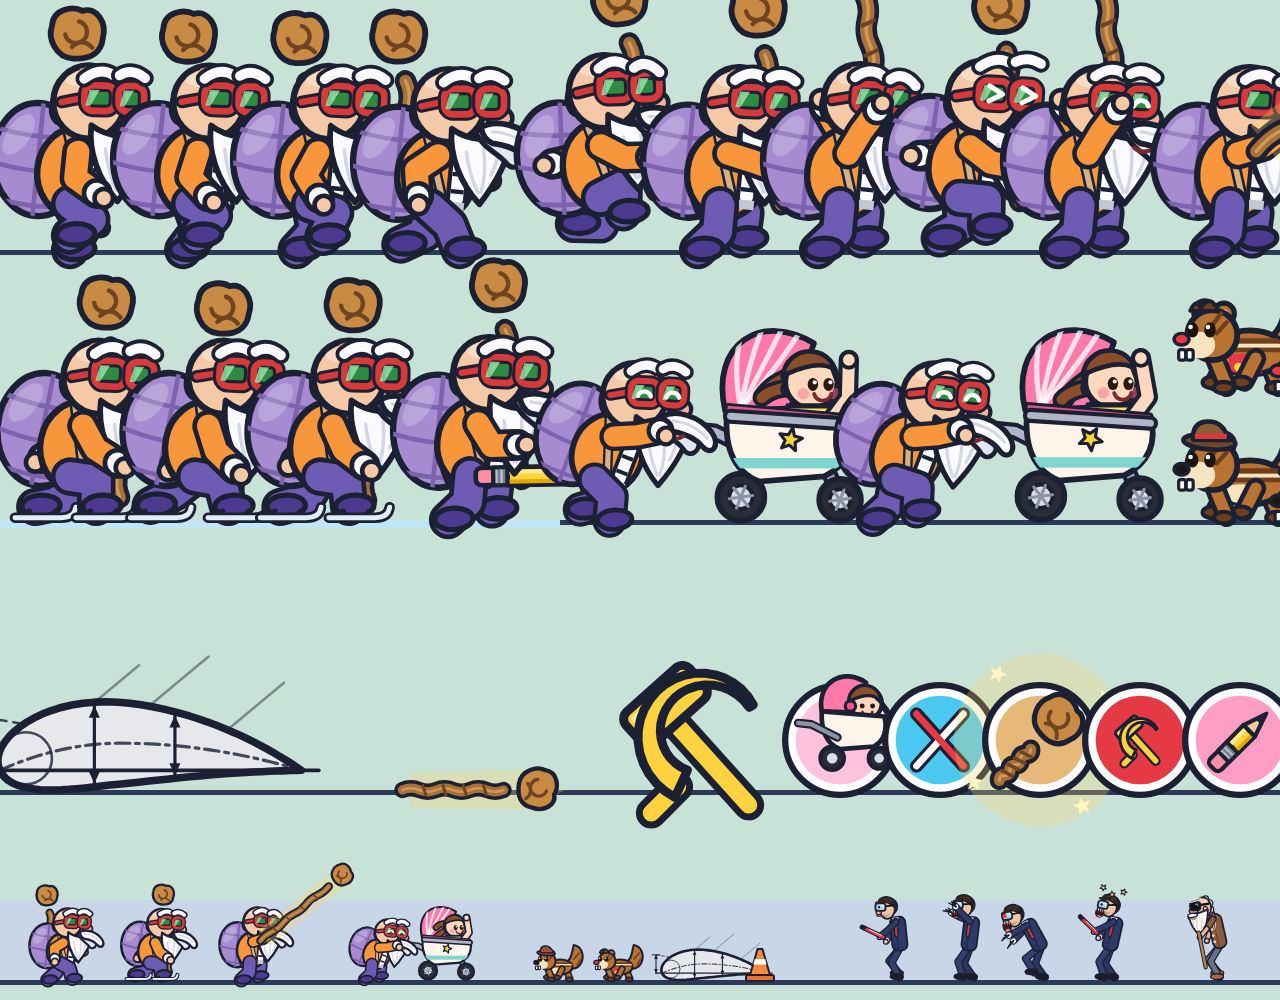
<file: dev/sheet_sensei.html>
<!doctype html>
<html><head><meta charset="utf-8"><title>sprite sheet — Sensei</title>
<style>body{margin:0;background:#b9d6cc}canvas{display:block}</style></head>
<body><canvas id="c" width="1800" height="1000"></canvas>
<script src="../js/config.js"></script><script src="../js/util.js"></script><script src="../js/art.js"></script><script src="../js/art_sensei.js"></script>
<script>
const A = Q.Art, ctx = document.getElementById('c').getContext('2d');
ctx.fillStyle = '#c9e2d8'; ctx.fillRect(0, 0, 1800, 1000);
ctx.fillStyle = '#2b3a58'; [250, 520, 790, 980].forEach((y) => ctx.fillRect(0, y, 1800, 5));
function at(x, y, s, fn) { ctx.save(); ctx.translate(x, y); ctx.scale(s, s); fn(); ctx.restore(); }
const S = 2.9;
// row 1: the Sensei on foot — run frames, jump, throw, bomb pose, hurt, happy, shout, dead
[0, 0.5, 1.0, 1.6].forEach((p, i) => at(70 + i * 120, 250, S, () => A.sensei(ctx, { t: p, mode: 'run', air: false, vy: 0, expr: 'normal' })));
at(600, 250, S, () => A.sensei(ctx, { t: 0.2, mode: 'run', air: true, vy: -300, expr: 'shout' }));
at(720, 250, S, () => A.sensei(ctx, { t: 0.3, mode: 'run', air: false, vy: 0, expr: 'normal', throwP: 0.8 }));
at(840, 250, S, () => A.sensei(ctx, { t: 0.3, mode: 'run', air: false, vy: 0, expr: 'shout', raise: 1 }));
at(960, 250, S, () => A.sensei(ctx, { t: 0.3, mode: 'run', air: true, vy: 200, expr: 'hurt' }));
at(1080, 250, S, () => A.sensei(ctx, { t: 0.3, mode: 'run', air: false, vy: 0, expr: 'happy', raise: 1 }));
at(1230, 250, S, () => A.sensei(ctx, { t: 0.3, mode: 'staff', air: false, vy: 0, expr: 'focus' }));
at(1400, 250, S, () => A.sensei(ctx, { t: 0.3, mode: 'skis', air: false, vy: 0, expr: 'focus' }));
at(1560, 220, S, () => { ctx.rotate(1.2); A.sensei(ctx, { t: 0.3, mode: 'run', air: true, vy: 0, expr: 'dead' }); });
at(1700, 170, 6.5, () => A.sensei(ctx, { t: 0.1, mode: 'run', air: false, vy: 0, expr: 'normal' }));
// row 2: skating (ice), pencil, stroller, chipmunks
ctx.fillStyle = '#bfe6f6'; ctx.fillRect(0, 520, 560, 8);
[0, 0.4, 0.8].forEach((p, i) => at(70 + i * 125, 520, S, () => A.sensei(ctx, { t: p, mode: 'run', air: false, vy: 0, expr: 'normal', skate: true })));
at(470, 520, S, () => A.sensei(ctx, { t: 0.3, mode: 'run', air: false, vy: 0, expr: 'normal', pencil: true }));
at(720, 520, S * 0.9, () => A.stroller(ctx, { t: 0.2, expr: 'happy' }));
at(1020, 520, S * 0.9, () => A.stroller(ctx, { t: 0.55, expr: 'happy' }));
['run', 'crouch', 'leap'].forEach((st, i) => at(1250 + i * 95, 520, S, () => { ctx.scale(-1, 1); A.chip(ctx, { t: 0.3, state: st, who: 'cip' }); }));
['run', 'crouch', 'leap'].forEach((st, i) => at(1250 + i * 95, 390, S, () => { ctx.scale(-1, 1); A.chip(ctx, { t: 0.3, state: st, who: 'ciop' }); }));
at(1620, 520, S, () => { A.chip(ctx, { t: 0.3, state: 'dead', who: 'cip' }); });
// row 3: items
at(110, 790, S, () => A.wingProfile(ctx, 0.3));
at(420, 790, 2.2, () => A.staff(ctx, 54, 1, 0.3));
at(700, 740, S * 1.4, () => A.hammerSickle(ctx));
['bike', 'skis', 'sword', 'shield', 'pencil'].forEach((k, i) => at(840 + i * 100, 740, S * 0.9, () => A.powerBadge(ctx, k, 0.5, 'sensei')));
at(1400, 790, S, () => A.cone(ctx));
// the small in-game sizes (1.15x hero scale / 1x others) on a strip
ctx.fillStyle = '#c8d6e8'; ctx.fillRect(0, 900, 1800, 80);
at(60, 980, 1.15, () => A.sensei(ctx, { t: 0.1, mode: 'run', air: false, vy: 0, expr: 'normal' }));
at(150, 980, 1.15, () => A.sensei(ctx, { t: 0.1, mode: 'run', air: false, vy: 0, expr: 'normal', skate: true }));
at(250, 980, 1.15, () => A.sensei(ctx, { t: 0.3, mode: 'staff', air: false, vy: 0, expr: 'focus' }));
at(420, 980, 1, () => A.stroller(ctx, { t: 0.3, expr: 'happy' }));
at(560, 980, 1, () => { ctx.scale(-1, 1); A.chip(ctx, { t: 0.3, state: 'run', who: 'cip' }); });
at(620, 980, 1, () => { ctx.scale(-1, 1); A.chip(ctx, { t: 0.3, state: 'run', who: 'ciop' }); });
at(700, 980, 1, () => A.wingProfile(ctx, 0.3));
at(760, 980, 1, () => A.cone(ctx));
// Mr. Hall (small, in-game size) next to Francone
['stalk', 'windup', 'lunge', 'stun'].forEach((st, i) => at(900 + i * 70, 980, 0.8, () => { ctx.scale(-1, 1); A.hall(ctx, { t: 0.4 + i, state: st }); }));
at(1220, 980, 0.8, () => { ctx.scale(-1, 1); A.oldman(ctx, { t: 0.4, state: 'stalk' }); });
</script></body></html>
</file>
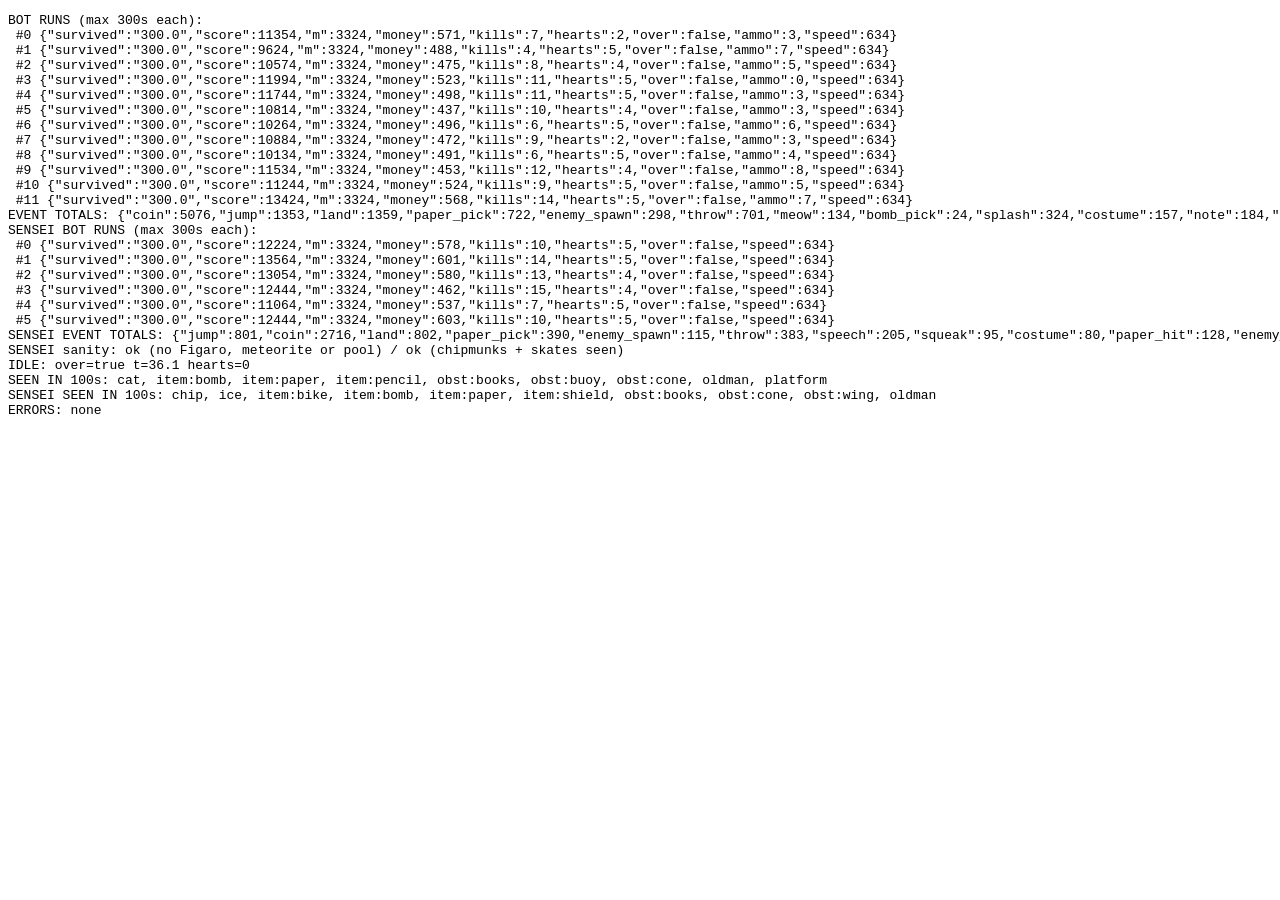
<file: dev/test.html>
<!doctype html>
<html><head><meta charset="utf-8"><title>headless sim</title></head>
<body><pre id="out">running…</pre>
<script src="../js/config.js"></script><script src="../js/util.js"></script>
<script src="../js/spawner.js"></script><script src="../js/world.js"></script><script src="../js/bot.js"></script>
<script>
// Headless gameplay simulation: the bot plays N games with a fixed 60Hz step. No DOM/canvas needed by the logic.
const C = Q.C, out = [];
const runs = 12, results = [];
const evCount = {};
const errs = [];
window.addEventListener('error', e => errs.push(e.message));
function sim(maxT, opts = {}) {
  const w = new Q.World(opts.char);
  const noInp = { left:false,right:false,down:false,jumpHeld:false,jumpPressed:false,throwPressed:false,bombPressed:false };
  let t = 0;
  const seen = {};
  while (!w.over && t < maxT) {
    const inp = opts.idle ? noInp : Q.Bot.decide(w);
    w.update(1/60, inp);
    for (const e of w.events) { seen[e.type] = (seen[e.type]||0)+1; evCount[e.type] = (evCount[e.type]||0)+1; }
    w.events.length = 0;
    t += 1/60;
    // invariants
    const p = w.player;
    if (!isFinite(p.x+p.y+p.vx+p.vy)) throw new Error('NaN player');
    if (w.hearts < 0 || w.hearts > C.MAX_HEARTS) throw new Error('hearts range '+w.hearts);
    if (w.ammo < 0 || w.ammo > C.MAX_AMMO) throw new Error('ammo range '+w.ammo);
    if (w.bombs < 0 || w.bombs > C.MAX_BOMBS) throw new Error('bombs range '+w.bombs);
    if (w.coins.length > 400 || w.obstacles.length > 80 || w.enemies.length > 20) throw new Error('entity leak');
  }
  return { w, t, seen };
}
try {
  for (let i = 0; i < runs; i++) {
    const { w, t } = sim(300);
    results.push({ survived: t.toFixed(1), score: w.score, m: Math.floor(w.meters), money: w.money, kills: w.kills, hearts: w.hearts, over: w.over, ammo: w.ammo, speed: Math.round(w.scroll) });
  }
  out.push('BOT RUNS (max 300s each):');
  results.forEach((r,i)=>out.push(' #'+i+' '+JSON.stringify(r)));
  out.push('EVENT TOTALS: '+JSON.stringify(evCount));
  // the Sensei (second character): same invariants, plus his own mix of encounters
  const sres = [], sEv = {};
  for (let i = 0; i < 6; i++) {
    const { w, t, seen } = sim(300, { char: 'sensei' });
    for (const k in seen) sEv[k] = (sEv[k] || 0) + seen[k];
    sres.push({ survived: t.toFixed(1), score: w.score, m: Math.floor(w.meters), money: w.money, kills: w.kills, hearts: w.hearts, over: w.over, speed: Math.round(w.scroll) });
  }
  out.push('SENSEI BOT RUNS (max 300s each):');
  sres.forEach((r,i)=>out.push(' #'+i+' '+JSON.stringify(r)));
  out.push('SENSEI EVENT TOTALS: '+JSON.stringify(sEv));
  out.push('SENSEI sanity: ' + ((sEv.meow || sEv.meteor_warn || sEv.splash) ? 'FAIL (Tullio-only events: meow/meteor/splash)' : 'ok (no Figaro, meteorite or pool)') + ' / ' + ((sEv.squeak && sEv.costume) ? 'ok (chipmunks + skates seen)' : 'FAIL (no chipmunks or skates)'));
  // idle player: should take damage and die, game over must fire
  const idle = sim(120, { idle: true });
  out.push('IDLE: over='+idle.w.over+' t='+idle.t.toFixed(1)+' hearts='+idle.w.hearts);
  // spawn mix over a 120s bot run: count what exists in kinds
  const w2 = new Q.World(); const kinds = {};
  const inv = { ...{ } };
  for (let i = 0; i < 60*100 && !w2.over; i++) { w2.hearts = C.MAX_HEARTS; w2.update(1/60, Q.Bot.decide(w2)); for (const e of w2.enemies) kinds[e.kind] = 1; w2.events.length = 0;
    for (const it of w2.items) kinds['item:'+it.kind] = 1; for (const o of w2.obstacles) kinds['obst:'+o.kind]=1; if (w2.platforms.length) kinds.platform = 1; if (w2.power.type) kinds['power:'+w2.power.type] = 1; }
  out.push('SEEN IN 100s: '+Object.keys(kinds).sort().join(', '));
  const w3 = new Q.World('sensei'); const kinds3 = {};
  for (let i = 0; i < 60*100 && !w3.over; i++) { w3.hearts = C.MAX_HEARTS; w3.update(1/60, Q.Bot.decide(w3)); for (const e of w3.enemies) kinds3[e.kind] = 1; w3.events.length = 0;
    for (const it of w3.items) kinds3['item:'+it.kind] = 1; for (const o of w3.obstacles) kinds3['obst:'+o.kind]=1; if (w3.ice.length) kinds3.ice = 1; if (w3.power.type) kinds3['power:'+w3.power.type] = 1; }
  out.push('SENSEI SEEN IN 100s: '+Object.keys(kinds3).sort().join(', '));
  out.push('ERRORS: '+(errs.length?errs.join(' | '):'none'));
} catch (e) { out.push('EXCEPTION: '+e.stack); }
document.getElementById('out').textContent = out.join('\n');
</script></body></html>
</file>
<file: style.css>
:root {
  --ink: #1c2033;
  --paper: #fffaf0;
  --accent: #ff5c33;
  --accent2: #ffd166;
  --teal: #2ec4b6;
  --bg: #0e1224;
  --s: 1; /* stage scale (stageWidth / 960), set from JS */
  font-family: 'Fredoka', 'Trebuchet MS', system-ui, sans-serif;
}
* { box-sizing: border-box; -webkit-tap-highlight-color: transparent; user-select: none; -webkit-user-select: none; }
html, body { margin: 0; height: 100%; background: var(--bg); overflow: hidden; color: var(--ink); touch-action: none; }
#app { height: 100%; display: flex; flex-direction: column; align-items: center; justify-content: center; gap: 8px; }

#stage {
  position: relative; flex: none; width: 960px; height: 540px; overflow: hidden;
  font-size: calc(var(--s) * 16px);
  border-radius: 1em; box-shadow: 0 0 0 0.2em #000, 0 1.2em 3em rgba(0,0,0,.55);
  background: #000;
}
#game { position: absolute; left: 50%; top: 50%; transform: translate(-50%, -50%); width: 100%; height: 100%; display: block; }

.hidden { display: none !important; }

/* ---------- keyboard hint bar ---------- */
.controls { display: flex; gap: 1.1em; flex-wrap: wrap; justify-content: center; color: #aab3d6; font-size: 14px; font-weight: 500; padding: 0 12px; }
.controls span { display: inline-flex; align-items: center; gap: 4px; white-space: nowrap; }
kbd {
  display: inline-block; min-width: 1.6em; padding: 0.08em 0.45em; text-align: center; font: inherit; font-weight: 700; font-size: .85em;
  color: var(--ink); background: #f1ead8; border-radius: .4em; box-shadow: 0 .15em 0 #b9b19a, 0 0 0 .08em var(--ink);
  margin: 0 .1em;
}

/* ---------- HUD ---------- */
#hud { position: absolute; inset: 0; pointer-events: none; }
.hud-left { position: absolute; left: 1em; top: .8em; display: flex; flex-direction: column; gap: .5em; }
.score-block {
  background: rgba(255,250,240,.92); border: .17em solid var(--ink); border-radius: .9em; padding: .35em .8em .4em;
  box-shadow: 0 .25em 0 rgba(0,0,0,.25); min-width: 9.6em;
}
.score { font-family: 'Bungee', Impact, sans-serif; font-size: 1.9em; line-height: 1.05; letter-spacing: .02em; display: flex; align-items: baseline; gap: .3em; }
.score small { font-size: .42em; opacity: .6; }
.dist { font-weight: 700; font-size: .95em; opacity: .75; }
.hearts { display: flex; gap: .15em; margin-top: .15em; height: 1.7em; }
.hearts canvas { width: 1.7em; height: 1.7em; }
.hearts canvas.pop { animation: pop .35s ease; }
.hud-left { width: max-content; }
.chips { display: flex; gap: .45em; flex-wrap: nowrap; }
.chip {
  flex: 0 0 auto; display: flex; align-items: center; gap: .25em; background: rgba(255,250,240,.92); border: .15em solid var(--ink);
  border-radius: 1em; padding: .1em .6em .1em .25em; font-weight: 700; font-size: 1.15em; box-shadow: 0 .2em 0 rgba(0,0,0,.25);
}
.chip canvas { width: 1.7em; height: 1.7em; }
.chip b { min-width: 1.1em; text-align: center; font-family: 'Bungee', Impact, sans-serif; font-size: .95em; }
.chip kbd { font-size: .6em; margin-left: .1em; opacity: .8; }
.chip.empty { opacity: .55; filter: grayscale(.7); }
.chip.bump { animation: popsm .25s ease; }
@keyframes popsm { 40% { transform: scale(1.12); } }

.power {
  position: absolute; left: 50%; top: .8em; transform: translateX(-50%); display: flex; align-items: center; gap: .6em;
  background: rgba(255,250,240,.95); border: .17em solid var(--ink); border-radius: 2em; padding: .2em 1.1em .2em .3em;
  box-shadow: 0 .25em 0 rgba(0,0,0,.25);
}
.power canvas { width: 2.5em; height: 2.5em; }
.power-txt { display: flex; flex-direction: column; gap: .2em; min-width: 9em; max-width: 17em; }
.power-txt span { font-family: 'Bungee', Impact, sans-serif; font-size: 1.05em; letter-spacing: .05em; white-space: nowrap; }
.bar { height: .7em; background: rgba(0,0,0,.18); border-radius: 1em; overflow: hidden; border: .1em solid var(--ink); }
.bar i { display: block; height: 100%; width: 100%; background: var(--accent); transform-origin: left; }
.power.low { animation: blink .35s steps(2) infinite; }

.hud-right { position: absolute; right: 1em; top: .8em; display: flex; gap: .5em; pointer-events: auto; }
.round {
  width: 2.6em; height: 2.6em; border-radius: 50%; border: .17em solid var(--ink); background: rgba(255,250,240,.95);
  font: 700 1em/1 'Fredoka', sans-serif; color: var(--ink); cursor: pointer; box-shadow: 0 .22em 0 rgba(0,0,0,.25);
}
.round:active { transform: translateY(.15em); box-shadow: 0 .07em 0 rgba(0,0,0,.25); }

.banner {
  position: absolute; left: 50%; top: 30%; transform: translate(-50%, -50%) scale(.6); opacity: 0; pointer-events: none;
  font-family: 'Bungee', Impact, sans-serif; font-size: 2.4em; color: #fff; text-shadow: 0 .06em 0 var(--ink), 0 0 0 var(--ink);
  -webkit-text-stroke: .08em var(--ink); paint-order: stroke fill; white-space: nowrap; letter-spacing: .03em;
}
.banner.show { animation: banner 1.7s ease forwards; }
.banner.red { color: #ff5c6c; } .banner.teal { color: #6ef3e0; } .banner.gold { color: #f7c52b; } .banner.pink { color: #ff9ec4; }
@keyframes banner { 0% { opacity: 0; transform: translate(-50%,-50%) scale(.4) rotate(-6deg); } 12% { opacity: 1; transform: translate(-50%,-50%) scale(1.1) rotate(-2deg); } 22% { transform: translate(-50%,-50%) scale(1) rotate(-2deg); } 80% { opacity: 1; } 100% { opacity: 0; transform: translate(-50%,-62%) scale(1) rotate(-2deg); } }
@keyframes pop { 0% { transform: scale(1); } 40% { transform: scale(1.35); } 100% { transform: scale(1); } }
@keyframes blink { 50% { opacity: .45; } }

/* ---------- screens ---------- */
.screen {
  position: absolute; inset: 0; display: flex; align-items: center; justify-content: center;
  background: radial-gradient(ellipse at center, rgba(14,18,36,.35), rgba(14,18,36,.78));
}
.panel {
  background: var(--paper); border: .22em solid var(--ink); border-radius: 1.4em; padding: 1.1em 1.6em 1em; text-align: center;
  box-shadow: 0 .5em 0 rgba(0,0,0,.35), 0 0 0 .25em rgba(255,255,255,.25);
  animation: panelIn .45s cubic-bezier(.2,1.4,.4,1);
}
@keyframes panelIn { from { transform: scale(.85) translateY(1.5em); opacity: 0; } }
.menu-panel {
  width: 50em; display: grid; grid-template-columns: 17.5em 1fr; column-gap: 1.6em; align-items: center; text-align: left;
  padding: 1em 1.5em 1em;
}
.mobile-guide { display: none; }
.small-panel { width: 24em; padding: 1.4em 1.6em; }
.title { font-family: 'Bungee', Impact, sans-serif; font-size: 4.3em; line-height: 1; letter-spacing: .02em; text-shadow: .045em .06em 0 var(--accent2); }
.title span { color: var(--accent); }
.tagline { font-weight: 600; opacity: .7; margin: .25em 0 .7em; font-size: 1.15em; }
.btn {
  font: 700 1.2em 'Fredoka', sans-serif; padding: .45em 1.4em; border-radius: 2em; border: .15em solid var(--ink);
  background: #fff; color: var(--ink); cursor: pointer; box-shadow: 0 .22em 0 var(--ink); margin: .2em;
  transition: transform .08s;
}
.btn:hover { transform: translateY(-.08em); }
.btn:active { transform: translateY(.18em); box-shadow: 0 .04em 0 var(--ink); }
.btn.primary { background: var(--accent); color: #fff; font-size: 1.5em; -webkit-text-stroke: .02em var(--ink); animation: throb 1.3s ease-in-out infinite; }
@keyframes throb { 50% { transform: scale(1.05); } }
.info { display: flex; flex-direction: column; gap: .7em; text-align: left; }
.card { background: #fff3da; border: .13em solid var(--ink); border-radius: .9em; padding: .5em .8em .6em; }
.card h3 { margin: 0 0 .3em; font-family: 'Bungee', Impact, sans-serif; font-size: .9em; letter-spacing: .06em; opacity: .75; }
.keys, .tips { list-style: none; margin: 0; padding: 0; font-size: .86em; font-weight: 500; }
.keys li { display: flex; align-items: center; gap: .15em; margin: .28em 0; }
.keys li span { margin-left: .5em; opacity: .8; }
.tips li { margin: .35em 0; line-height: 1.2; }
.c1 { color: #b0521d; } .c2 { color: #3b3b4f; } .c3 { color: #0b8ea8; } .c4 { color: #d62839; } .c5 { color: #a4161a; } .c6 { color: #1473b8; } .c7 { color: #c2185b; } .c8 { color: #1d4e9e; }
.best { margin-top: .5em; font-weight: 600; opacity: .7; } .best b { font-family: 'Bungee', Impact, sans-serif; }

/* ---------- title screen (the logo) ---------- */
.title-screen { flex-direction: column; gap: .2em; background: #07062a; cursor: pointer; }
.logo-wrap { position: relative; height: 84%; aspect-ratio: 1; animation: floaty 3.6s ease-in-out infinite; }
.logo {
  display: block; width: 100%; height: 100%; object-fit: contain; pointer-events: none; -webkit-user-drag: none;
  -webkit-mask-image: linear-gradient(to right, transparent, #000 5%, #000 95%, transparent), linear-gradient(to bottom, transparent, #000 5%, #000 95%, transparent);
  -webkit-mask-composite: source-in;
  mask-image: linear-gradient(to right, transparent, #000 5%, #000 95%, transparent), linear-gradient(to bottom, transparent, #000 5%, #000 95%, transparent);
  mask-composite: intersect;
}
.logo-wrap::after { content: ''; position: absolute; inset: 0; pointer-events: none; box-shadow: inset 0 0 1.4em 1.1em #07062a; } /* melts the image's square edge into the screen */
.logo-fallback { display: none; position: absolute; inset: 0; align-items: center; justify-content: center; color: #fff; }
.title-screen.no-logo .logo, .title-screen.no-logo .logo-wrap::after { display: none; }
.title-screen.no-logo .logo-fallback { display: flex; font-size: 5.5em; }
.press { font-family: 'Bungee', Impact, sans-serif; font-size: 1.05em; letter-spacing: .06em; color: #ffd166; text-shadow: 0 .12em 0 #07062a; animation: blink 1.1s steps(2) infinite; text-align: center; }
.press span { color: #aab3d6; font-family: 'Fredoka', system-ui, sans-serif; font-weight: 600; font-size: .85em; letter-spacing: 0; }
body.touch-on .press .kb, body.touch-on .press b { display: none; }
body.touch-on .press span { color: #ffd166; font-family: 'Bungee', Impact, sans-serif; font-size: 1em; letter-spacing: .06em; text-transform: uppercase; }
@keyframes floaty { 50% { transform: translateY(-.35em); } }

/* ---------- character select ---------- */
.picker { display: flex; flex-direction: column; align-items: center; text-align: center; }
.picker .title { font-size: 2.3em; text-shadow: .05em .06em 0 var(--accent2); }
.pick-label { font-family: 'Bungee', Impact, sans-serif; font-size: .74em; letter-spacing: .1em; opacity: .6; margin: .5em 0 .45em; }
.pick-row { display: flex; align-items: center; gap: .45em; }
.arrow {
  flex: none; width: 2.3em; height: 2.3em; border-radius: 50%; border: .15em solid var(--ink); background: #fff; color: var(--ink);
  font: 700 1em/1 'Fredoka', sans-serif; cursor: pointer; box-shadow: 0 .2em 0 var(--ink); transition: transform .08s;
}
.arrow:hover { transform: translateY(-.08em); }
.arrow:active { transform: translateY(.16em); box-shadow: 0 .04em 0 var(--ink); }
.portrait {
  position: relative; width: 10.4em; height: 10.4em; border: .18em solid var(--ink); border-radius: 1em; overflow: hidden;
  background: linear-gradient(#8fd0ea, #fff0d2 66%, #2b3a58 66%); box-shadow: inset 0 0 0 .12em rgba(255,255,255,.35);
}
.portrait canvas { display: block; width: 100%; height: 100%; }
.portrait.slide-r canvas { animation: slideR .28s ease-out; } .portrait.slide-l canvas { animation: slideL .28s ease-out; }
@keyframes slideR { from { transform: translateX(45%); opacity: 0; } }
@keyframes slideL { from { transform: translateX(-45%); opacity: 0; } }
.portrait .lock {
  position: absolute; inset: 0; display: flex; flex-direction: column; align-items: center; justify-content: flex-end; gap: .25em; padding-bottom: .55em;
  background: linear-gradient(transparent 40%, rgba(10,12,30,.82));
}
.lock-ico { font-size: 2.3em; line-height: 1; filter: drop-shadow(0 .06em 0 rgba(0,0,0,.5)); }
.lock b { font-family: 'Bungee', Impact, sans-serif; font-size: .78em; letter-spacing: .04em; color: #fff; background: #d62839; border: .14em solid var(--ink); border-radius: .6em; padding: .15em .6em; transform: rotate(-3deg); }
.char-name { font-family: 'Bungee', Impact, sans-serif; font-size: 1.75em; line-height: 1.05; margin-top: .3em; }
.char-aka { font-size: .86em; font-weight: 600; opacity: .72; min-height: 1.3em; max-width: 17em; }
.dots { display: flex; gap: .45em; justify-content: center; margin: .4em 0 .35em; }
.dots i { width: .72em; height: .72em; border-radius: 50%; border: .12em solid var(--ink); background: #fff; }
.dots i.on { background: var(--accent); }
.dots i.lk { opacity: .5; }
.btn.locked { background: #9aa0b8; color: #eef0f8; animation: none; cursor: not-allowed; }
.btn.shake, .portrait.shake { animation: shake .4s; }
@keyframes shake { 20% { transform: translateX(-.35em); } 40% { transform: translateX(.35em); } 60% { transform: translateX(-.25em); } 80% { transform: translateX(.2em); } }
.newbest.unlock { background: #9be8aa; }
.big { font-family: 'Bungee', Impact, sans-serif; font-size: 2.6em; line-height: 1.1; margin-bottom: .3em; }
.big.red { color: var(--accent); text-shadow: .05em .06em 0 var(--ink); }
.quip { font-style: italic; opacity: .7; margin: -.2em 0 .6em; font-weight: 500; }
.newbest { display: inline-block; background: var(--accent2); border: .13em solid var(--ink); border-radius: 1em; padding: .1em .9em; font-family: 'Bungee', Impact, sans-serif; font-size: .95em; margin-bottom: .5em; animation: throb .8s ease-in-out infinite; }
.stats { display: grid; grid-template-columns: 1fr 1fr; gap: .5em; margin: .4em 0 .8em; }
.stats div { background: #fff3da; border: .13em solid var(--ink); border-radius: .8em; padding: .3em .5em; }
.stats small { display: block; font-weight: 700; font-size: .7em; opacity: .6; letter-spacing: .08em; }
.stats b { font-family: 'Bungee', Impact, sans-serif; font-size: 1.35em; }
.hint { margin-top: .6em; font-size: .85em; opacity: .65; font-weight: 500; }

/* ---------- touch controls ---------- */
.touch { display: none; position: absolute; inset: 0; pointer-events: none; }
body.touch-on .touch { display: block; }
body.touch-on .controls { display: none; }
body.touch-on #app { gap: 0; }
body.hud-off .touch { display: none; }
.pad { position: absolute; bottom: .9em; display: flex; gap: .7em; align-items: flex-end; pointer-events: auto; }
.pad-l { left: 1em; }
.touch button {
  width: 4.3em; height: 4.3em; border-radius: 50%; border: .17em solid rgba(255,255,255,.85); background: rgba(20,24,48,.45);
  color: #fff; font: 700 1.25em 'Fredoka', sans-serif; touch-action: none; backdrop-filter: blur(2px);
}
.touch button.big { width: 5.6em; height: 5.6em; background: rgba(255,92,51,.6); font-size: 1.1em; }
.touch button.small { width: 3.4em; height: 3.4em; font-size: 1.2em; }
.touch button.down { background: rgba(255,255,255,.55); transform: scale(.93); }

.touch button svg { width: 1.5em; height: 1.5em; fill: none; stroke: currentColor; stroke-width: 2.4; stroke-linecap: round; stroke-linejoin: round; pointer-events: none; }
.touch button.big { display: flex; flex-direction: column; align-items: center; justify-content: center; gap: .15em; margin: 0; }
.touch button.big svg { width: 1.8em; height: 1.8em; }

/* A phone is a handheld console: full viewport, readable UI, thumbs at the edges. */
body.touch-on #app { position: fixed; inset: 0; }
body.touch-on #stage {
  border-radius: 0; box-shadow: none;
  background: radial-gradient(ellipse at 50% 30%, #242d48, #101629 75%);
  --safe-top: max(8px, env(safe-area-inset-top));
  --safe-right: max(12px, env(safe-area-inset-right));
  --safe-bottom: max(10px, env(safe-area-inset-bottom));
  --safe-left: max(12px, env(safe-area-inset-left));
}
body.touch-on .screen { padding: var(--safe-top) var(--safe-right) var(--safe-bottom) var(--safe-left); }
body.touch-on .menu-panel {
  grid-template-columns: .95fr 1.05fr; column-gap: 22px; width: min(780px, 100%); max-height: 100%;
  padding: clamp(10px, 3vh, 20px) clamp(14px, 3vw, 24px); border-width: 3px; border-radius: 22px; font-size: 16px;
  overflow-y: auto; touch-action: pan-y;
}
body.touch-on .picker .title { font-size: clamp(22px, 4.6vw, 34px); white-space: nowrap; margin-bottom: 4px; }
body.touch-on .pick-label { font-size: 11px; margin: 2px 0 5px; }
body.touch-on .portrait { width: clamp(96px, 31vh, 150px); height: clamp(96px, 31vh, 150px); border-width: 3px; }
body.touch-on .arrow { width: 44px; height: 44px; border-width: 2px; font-size: 16px; }
body.touch-on .char-name { font-size: 20px; margin-top: 4px; }
body.touch-on .char-aka { font-size: 11px; min-height: 0; }
body.touch-on .lock b { font-size: 10px; }
body.touch-on .lock-ico { font-size: 26px; }
body.touch-on .dots { margin: 4px 0 2px; }
body.touch-on #playBtn { min-width: 150px; min-height: 46px; margin: 2px; font-size: 20px; }
body.touch-on .menu-panel .best { margin: 4px 0 0; font-size: 12px; }
body.touch-on .menu-panel .info { display: none; }
body.touch-on .mobile-guide {
  display: block; text-align: left;
  padding: 4px 0 4px 24px; border-left: 2px solid #e5dbc8;
}
.mobile-guide h3 { margin: 0 0 12px; font-family: 'Bungee', Impact, sans-serif; font-size: 16px; }
.mobile-guide p { display: grid; grid-template-columns: 65px 1fr; gap: 8px; margin: 10px 0; font-size: 14px; line-height: 1.3; }
.mobile-guide p b { color: #b63c1e; }
.mobile-tip { margin-top: 14px; font-size: 13px; line-height: 1.35; opacity: .7; }

body.touch-on #hud { font-size: 14px; }
body.touch-on .hud-left { left: var(--safe-left); top: var(--safe-top); flex-direction: row; align-items: flex-start; gap: 8px; }
body.touch-on .score-block { display: grid; grid-template-columns: auto auto; align-items: center; column-gap: 10px; min-width: 0; padding: 5px 10px; border-width: 2px; border-radius: 12px; }
body.touch-on .score { font-size: 22px; }
body.touch-on .dist { grid-column: 1; font-size: 11px; }
body.touch-on .hearts { grid-column: 2; grid-row: 1 / 3; height: 20px; margin: 0; gap: 1px; }
body.touch-on .hearts canvas { width: 20px; height: 20px; }
body.touch-on .chips { gap: 4px; }
body.touch-on .chip { padding: 4px 7px 4px 3px; font-size: 13px; border-width: 2px; border-radius: 12px; }
body.touch-on .chip canvas { width: 22px; height: 22px; }
body.touch-on .chip kbd { display: none; }
body.touch-on .hud-right { right: var(--safe-right); top: var(--safe-top); gap: 8px; }
body.touch-on .round { width: 44px; height: 44px; font-size: 18px; border-width: 2px; }
body.touch-on .power { top: calc(var(--safe-top) + 57px); padding: 3px 10px 3px 4px; font-size: 11px; border-width: 2px; }
body.touch-on .power canvas { width: 25px; height: 25px; }
body.touch-on .power-txt { min-width: 82px; }
body.touch-on .banner { font-size: clamp(20px, 4vw, 34px); }

body.touch-on .pad { bottom: var(--safe-bottom); gap: 10px; }
body.touch-on .pad-l { left: var(--safe-left); }
/* left thumb: arrows, then paper and bomb (a little gap between the two groups). Jump = tap anywhere else. */
body.touch-on .pad .act { margin-left: 14px; }
body.touch-on .touch button {
  display: grid; place-items: center; width: clamp(52px, 16vh, 68px); height: clamp(52px, 16vh, 68px);
  padding: 0; border-width: 2px; font-size: 20px; background: rgba(20,24,48,.65);
  box-shadow: 0 3px 0 rgba(0,0,0,.25);
}
body.touch-on .touch button.small { width: clamp(48px, 14vh, 58px); height: clamp(48px, 14vh, 58px); font-size: 19px; }
body.touch-on .touch button.big {
  display: flex; width: clamp(66px, 20vh, 84px); height: clamp(66px, 20vh, 84px);
  background: rgba(224,73,34,.9); font-size: 12px; border-color: #fff3da;
}
body.touch-on .touch button.down { background: rgba(255,250,240,.7); color: var(--ink); transform: scale(.93); }
body.touch-on .small-panel { width: min(500px, 100%); max-height: 100%; overflow-y: auto; touch-action: pan-y; padding: 14px 20px; border-width: 3px; border-radius: 20px; font-size: 14px; }
body.touch-on .small-panel .big { font-size: 30px; margin-bottom: 8px; }
body.touch-on .small-panel .btn { min-height: 44px; padding: 8px 20px; font-size: 16px; margin: 4px; }
body.touch-on .small-panel .btn.primary { font-size: 19px; }
body.touch-on .small-panel .hint { display: none; }
body.touch-on .stats { grid-template-columns: repeat(4, 1fr); gap: 6px; margin: 8px 0; }
body.touch-on .stats div { padding: 5px 4px; }
body.touch-on .stats b { font-size: 17px; }
body.touch-on .quip { margin: 0 0 6px; font-size: 13px; }
body.touch-on .newbest { margin-bottom: 2px; font-size: 12px; }

.rotate { display: none; }
@media (orientation: portrait) {
  body.touch-on .rotate {
    position: fixed; inset: 0; z-index: 10; display: flex; flex-direction: column; align-items: center; justify-content: center;
    gap: 18px; padding: max(28px, env(safe-area-inset-top)) 24px max(28px, env(safe-area-inset-bottom)); text-align: center;
    background: radial-gradient(ellipse at 50% 45%, #29324b, #101629 75%); color: var(--paper);
  }
  .rotate-mark { font-family: 'Bungee', Impact, sans-serif; color: #ff825d; font-size: clamp(30px, 9vw, 44px); letter-spacing: .03em; }
  .rotate-mark span { color: var(--paper); }
  .rotate-phone { width: clamp(90px, 27vw, 140px); height: auto; margin: 12px 0; stroke: var(--accent2); stroke-width: 3; stroke-linecap: round; stroke-linejoin: round; }
  .rotate strong { font-family: 'Bungee', Impact, sans-serif; font-size: clamp(23px, 6.5vw, 32px); }
  .rotate p { margin: 0; color: #d1d6e4; font-size: 17px; line-height: 1.5; }
  .rotate-note { max-width: 260px; margin-top: 18px; color: #a1abc3; font-size: 13px; line-height: 1.5; }
}
@media (orientation: landscape) and (max-height: 360px) {
  body.touch-on .menu-panel { padding: 8px 18px; column-gap: 18px; }
  body.touch-on .mobile-tip { display: none; }
  body.touch-on .mobile-guide p { margin: 8px 0; }
  body.touch-on .pick-label { display: none; }
  body.touch-on .portrait { width: clamp(86px, 28vh, 110px); height: clamp(86px, 28vh, 110px); }
  body.touch-on .menu-panel .best { margin-top: 2px; }
}
@media (prefers-reduced-motion: reduce) { .btn.primary, .newbest { animation: none; } }
</file>
